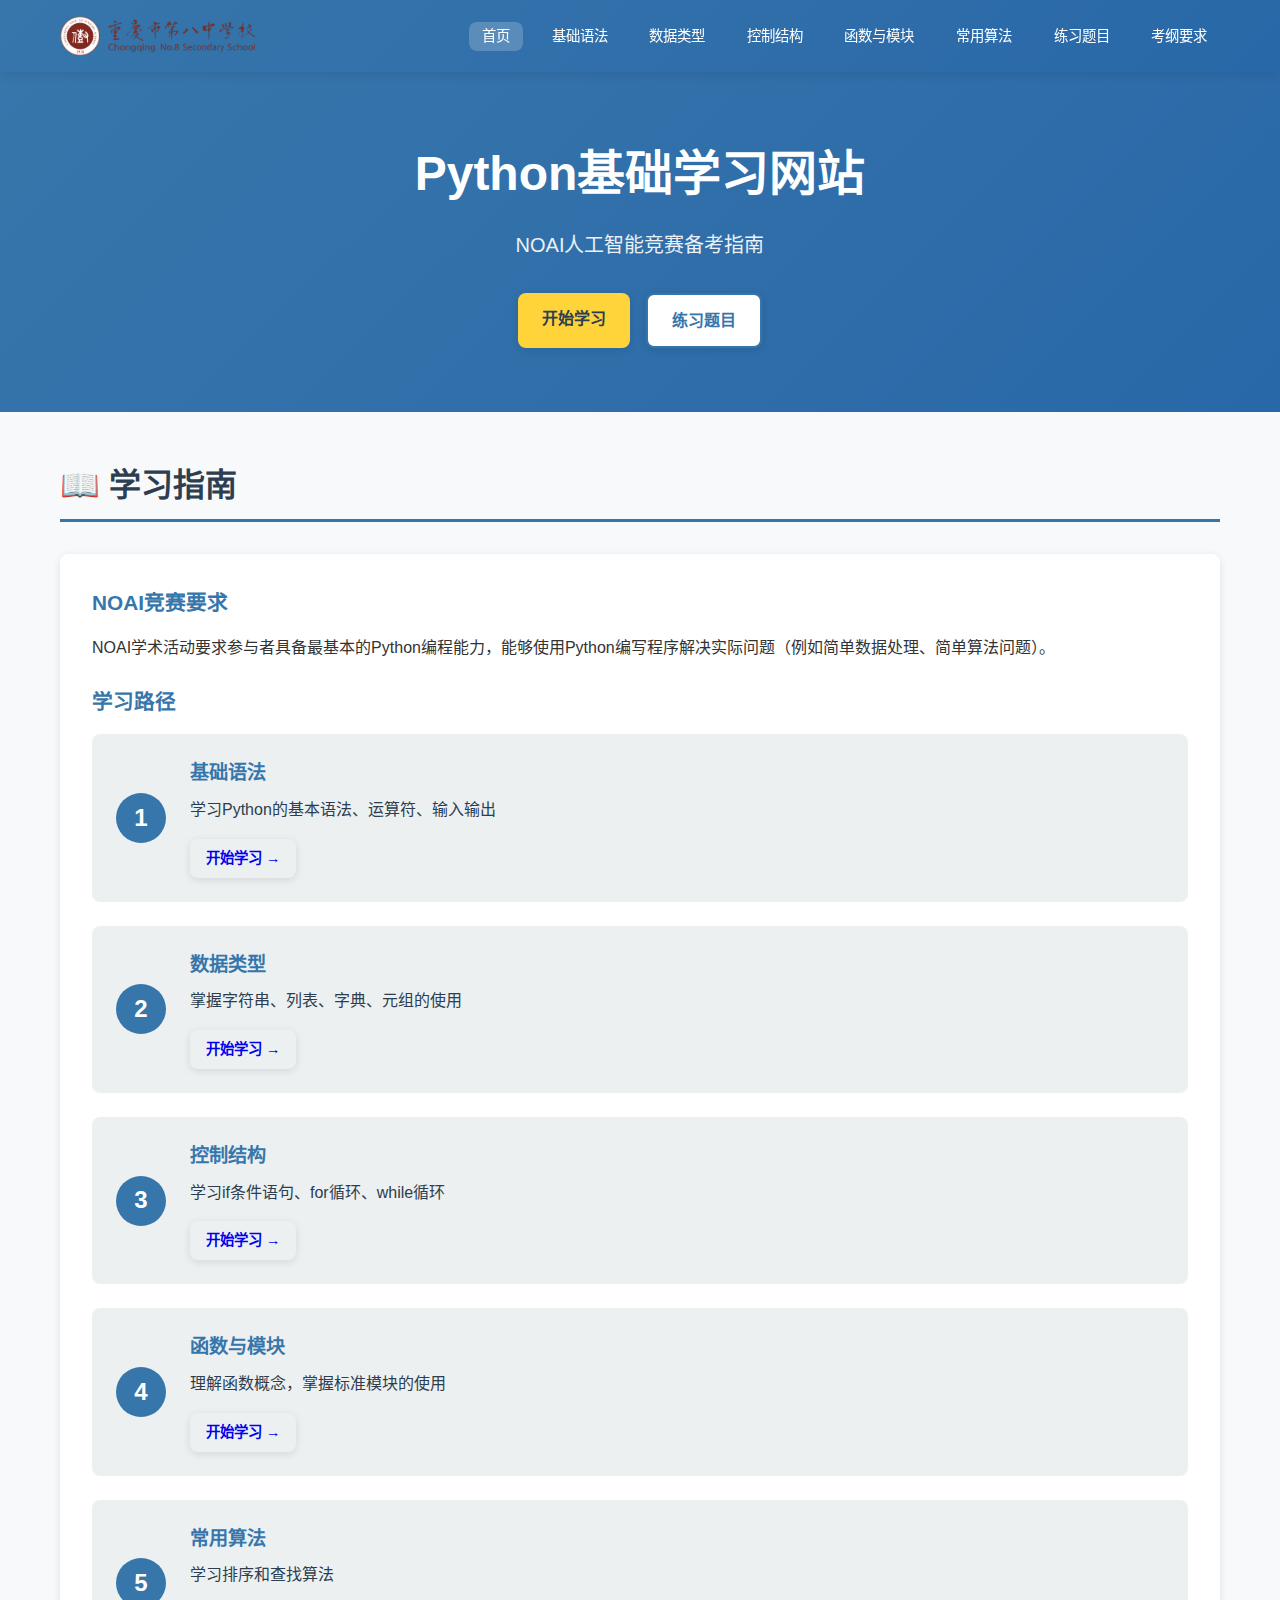
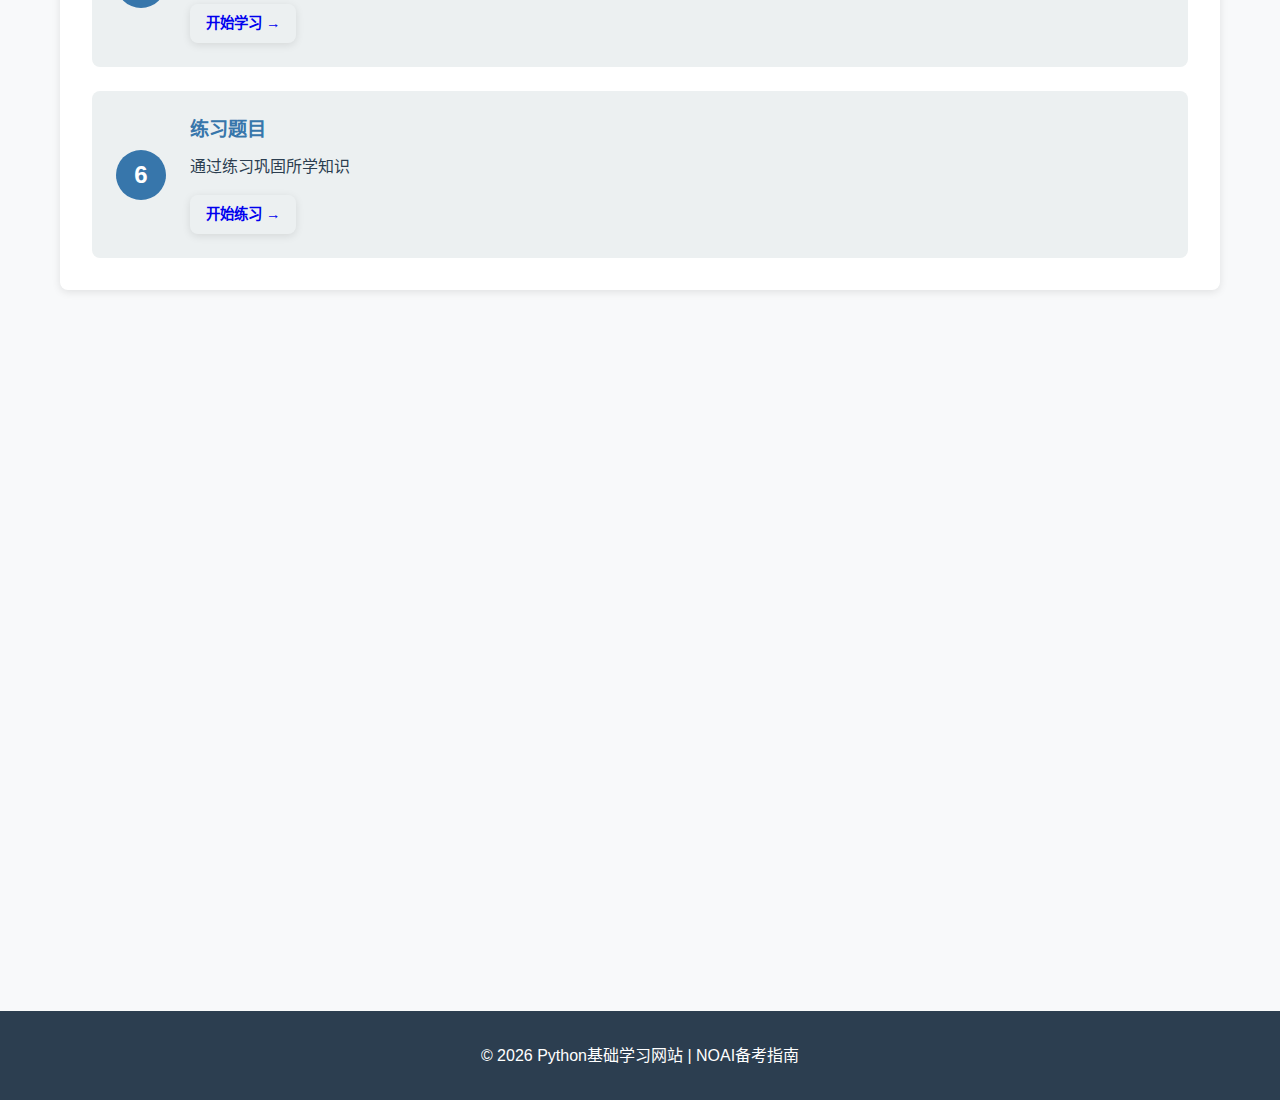
<file: index.html>
<!DOCTYPE html>
<html lang="zh-CN">
<head>
    <meta charset="UTF-8">
    <meta name="viewport" content="width=device-width, initial-scale=1.0">
    <title>Python基础学习网站 - NOAI备考</title>
    <link rel="stylesheet" href="styles.css">
</head>
<body>
    <nav class="navbar">
        <div class="container">
            <div class="logo">
                <img src="八中logo.png" alt="八中logo" class="logo-img">
            </div>
            <ul class="nav-links">
                <li><a href="index.html" class="active">首页</a></li>
                <li><a href="basics.html">基础语法</a></li>
                <li><a href="data-types.html">数据类型</a></li>
                <li><a href="control-flow.html">控制结构</a></li>
                <li><a href="functions.html">函数与模块</a></li>
                <li><a href="algorithms.html">常用算法</a></li>
                <li><a href="exercises.html">练习题目</a></li>
                <li><a href="requirements.html">考纲要求</a></li>
            </ul>
        </div>
    </nav>

    <header class="hero">
        <div class="container">
            <h1>Python基础学习网站</h1>
            <p class="subtitle">NOAI人工智能竞赛备考指南</p>
            <div class="hero-buttons">
                <a href="basics.html" class="btn btn-primary">开始学习</a>
                <a href="exercises.html" class="btn btn-secondary">练习题目</a>
            </div>
        </div>
    </header>

    <main class="container">
        <section class="section">
            <h2 class="section-title">📖 学习指南</h2>
            <div class="content-card">
                <h3>NOAI竞赛要求</h3>
                <p>NOAI学术活动要求参与者具备最基本的Python编程能力，能够使用Python编写程序解决实际问题（例如简单数据处理、简单算法问题）。</p>
                
                <h3>学习路径</h3>
                <div class="learning-path">
                    <div class="path-item">
                        <span class="step">1</span>
                        <div class="path-content">
                            <h4>基础语法</h4>
                            <p>学习Python的基本语法、运算符、输入输出</p>
                            <a href="basics.html" class="btn btn-small">开始学习 →</a>
                        </div>
                    </div>
                    <div class="path-item">
                        <span class="step">2</span>
                        <div class="path-content">
                            <h4>数据类型</h4>
                            <p>掌握字符串、列表、字典、元组的使用</p>
                            <a href="data-types.html" class="btn btn-small">开始学习 →</a>
                        </div>
                    </div>
                    <div class="path-item">
                        <span class="step">3</span>
                        <div class="path-content">
                            <h4>控制结构</h4>
                            <p>学习if条件语句、for循环、while循环</p>
                            <a href="control-flow.html" class="btn btn-small">开始学习 →</a>
                        </div>
                    </div>
                    <div class="path-item">
                        <span class="step">4</span>
                        <div class="path-content">
                            <h4>函数与模块</h4>
                            <p>理解函数概念，掌握标准模块的使用</p>
                            <a href="functions.html" class="btn btn-small">开始学习 →</a>
                        </div>
                    </div>
                    <div class="path-item">
                        <span class="step">5</span>
                        <div class="path-content">
                            <h4>常用算法</h4>
                            <p>学习排序和查找算法</p>
                            <a href="algorithms.html" class="btn btn-small">开始学习 →</a>
                        </div>
                    </div>
                    <div class="path-item">
                        <span class="step">6</span>
                        <div class="path-content">
                            <h4>练习题目</h4>
                            <p>通过练习巩固所学知识</p>
                            <a href="exercises.html" class="btn btn-small">开始练习 →</a>
                        </div>
                    </div>
                </div>
            </div>
        </section>

        <section class="section">
            <h2 class="section-title">🎯 知识点概览</h2>
            <div class="content-grid">
                <div class="feature-card">
                    <div class="feature-icon">📚</div>
                    <h3>基础语法</h3>
                    <p>算术运算、关系运算、逻辑运算、输入输出</p>
                </div>
                <div class="feature-card">
                    <div class="feature-icon">🔢</div>
                    <h3>数据类型</h3>
                    <p>字符串、列表、字典、元组</p>
                </div>
                <div class="feature-card">
                    <div class="feature-icon">🔄</div>
                    <h3>控制结构</h3>
                    <p>if-elif-else、for循环、while循环</p>
                </div>
                <div class="feature-card">
                    <div class="feature-icon">⚙️</div>
                    <h3>函数与模块</h3>
                    <p>自定义函数、内置函数、标准模块</p>
                </div>
                <div class="feature-card">
                    <div class="feature-icon">🔍</div>
                    <h3>常用算法</h3>
                    <p>排序算法、查找算法</p>
                </div>
                <div class="feature-card">
                    <div class="feature-icon">✏️</div>
                    <h3>练习题目</h3>
                    <p>从简单到困难的编程练习</p>
                </div>
            </div>
        </section>
    </main>

    <footer class="footer">
        <div class="container">
            <p>&copy; 2026 Python基础学习网站 | NOAI备考指南</p>
        </div>
    </footer>

    <script src="script.js"></script>
</body>
</html>
</file>
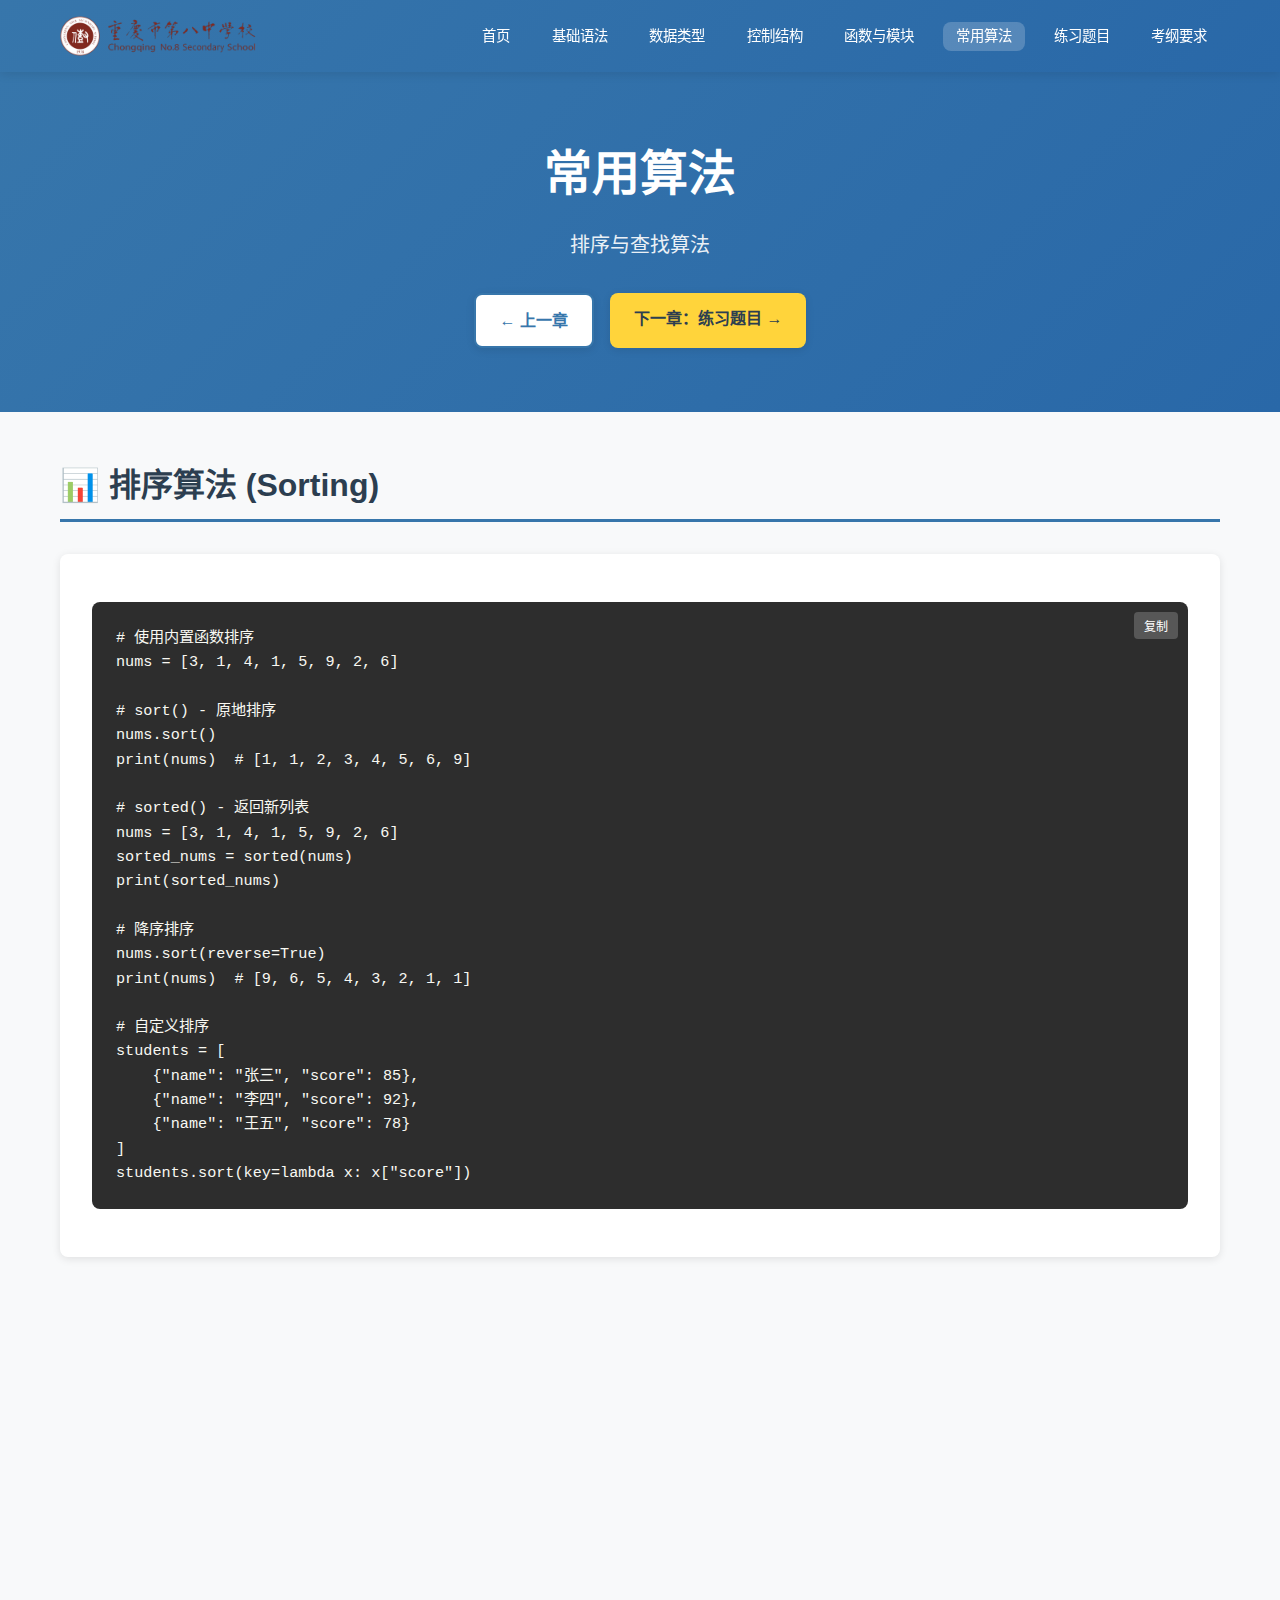
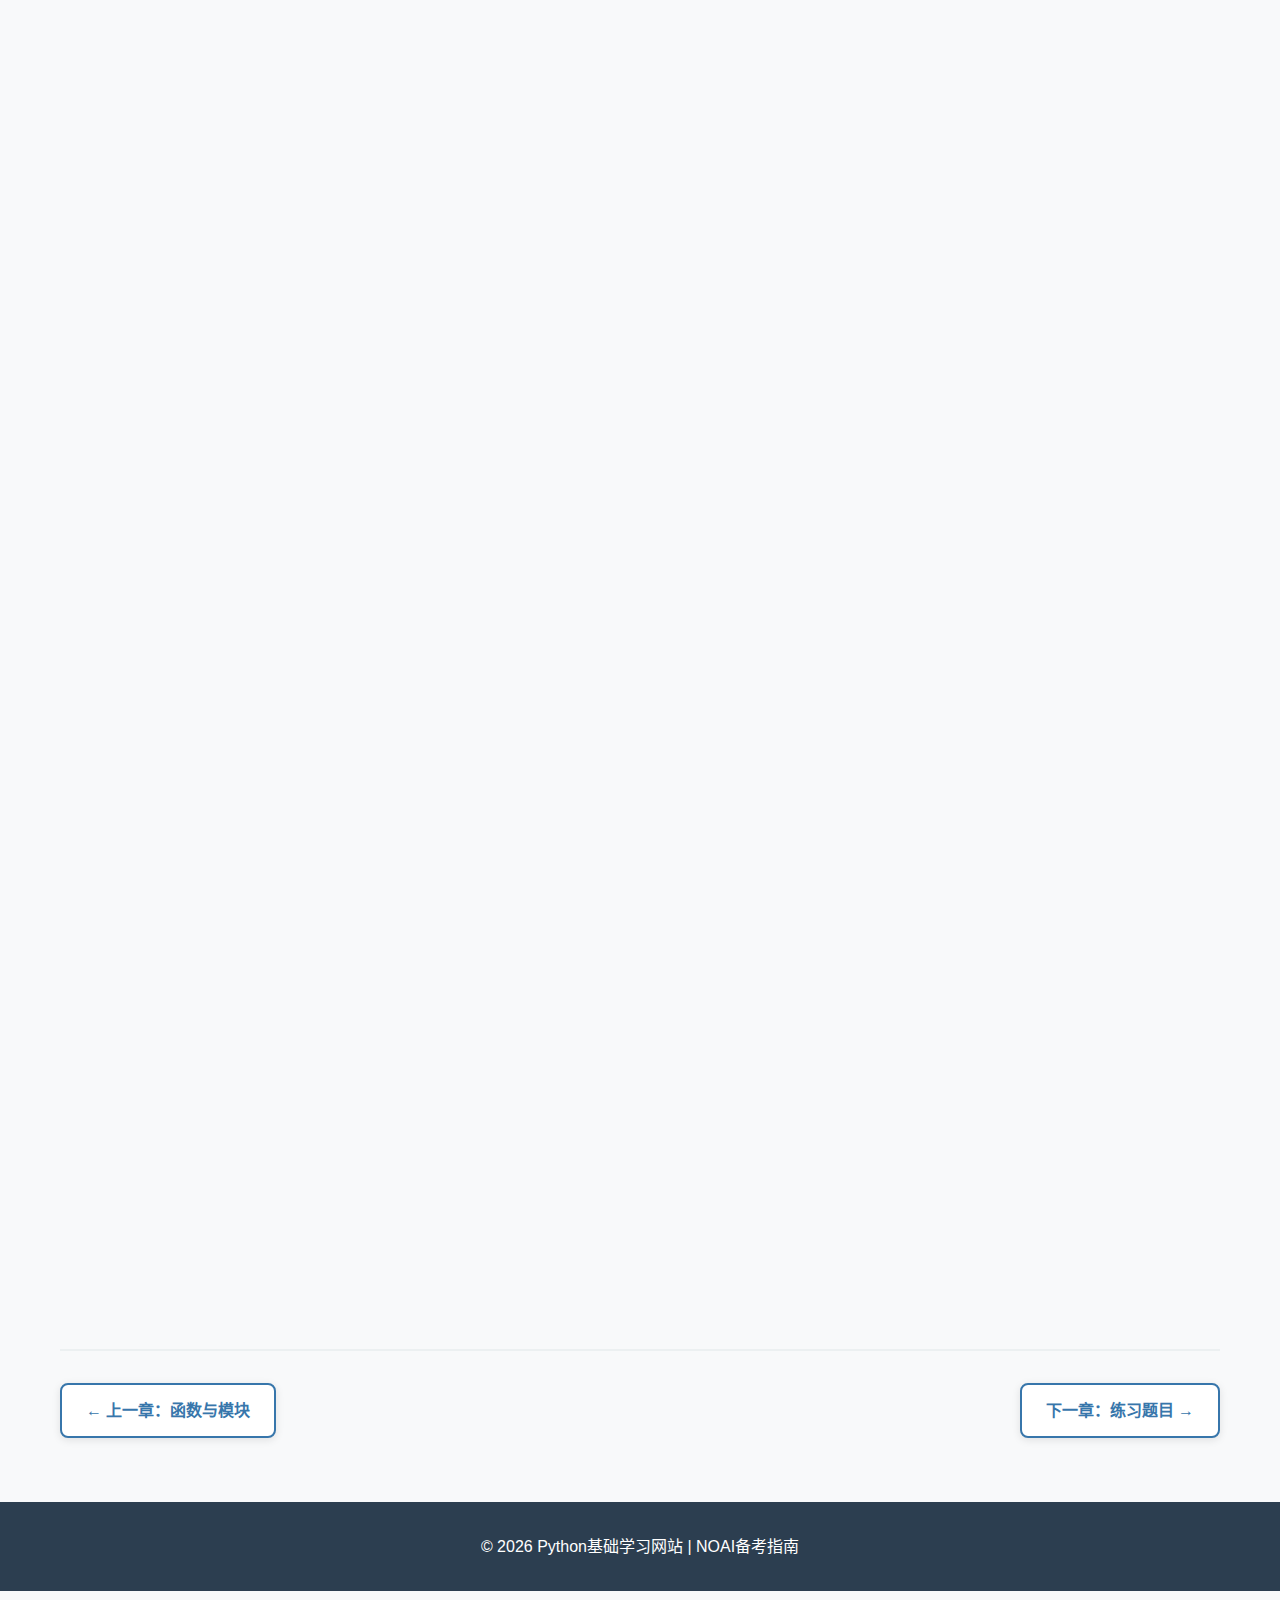
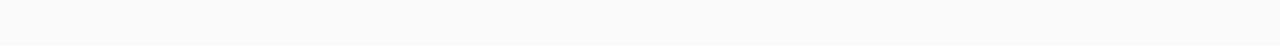
<file: algorithms.html>
<!DOCTYPE html>
<html lang="zh-CN">
<head>
    <meta charset="UTF-8">
    <meta name="viewport" content="width=device-width, initial-scale=1.0">
    <title>常用算法 - Python基础学习网站</title>
    <link rel="stylesheet" href="styles.css">
</head>
<body>
    <nav class="navbar">
        <div class="container">
            <div class="logo">
                <img src="八中logo.png" alt="八中logo" class="logo-img">
            </div>
            <ul class="nav-links">
                <li><a href="index.html">首页</a></li>
                <li><a href="basics.html">基础语法</a></li>
                <li><a href="data-types.html">数据类型</a></li>
                <li><a href="control-flow.html">控制结构</a></li>
                <li><a href="functions.html">函数与模块</a></li>
                <li><a href="algorithms.html" class="active">常用算法</a></li>
                <li><a href="exercises.html">练习题目</a></li>
                <li><a href="requirements.html">考纲要求</a></li>
            </ul>
        </div>
    </nav>

    <header class="hero">
        <div class="container">
            <h1>常用算法</h1>
            <p class="subtitle">排序与查找算法</p>
            <div class="hero-buttons">
                <a href="functions.html" class="btn btn-secondary">← 上一章</a>
                <a href="exercises.html" class="btn btn-primary">下一章：练习题目 →</a>
            </div>
        </div>
    </header>

    <main class="container">
        <section class="section">
            <h2 class="section-title">📊 排序算法 (Sorting)</h2>
            <div class="content-card">
                <div class="code-block">
                    <pre><code># 使用内置函数排序
nums = [3, 1, 4, 1, 5, 9, 2, 6]

# sort() - 原地排序
nums.sort()
print(nums)  # [1, 1, 2, 3, 4, 5, 6, 9]

# sorted() - 返回新列表
nums = [3, 1, 4, 1, 5, 9, 2, 6]
sorted_nums = sorted(nums)
print(sorted_nums)

# 降序排序
nums.sort(reverse=True)
print(nums)  # [9, 6, 5, 4, 3, 2, 1, 1]

# 自定义排序
students = [
    {"name": "张三", "score": 85},
    {"name": "李四", "score": 92},
    {"name": "王五", "score": 78}
]
students.sort(key=lambda x: x["score"])</code></pre>
                </div>
            </div>
        </section>

        <section class="section">
            <h2 class="section-title">🔍 查找算法 (Searching)</h2>
            <div class="content-card">
                <div class="code-block">
                    <pre><code># 线性查找
def linear_search(arr, target):
    for i, val in enumerate(arr):
        if val == target:
            return i
    return -1

nums = [3, 1, 4, 1, 5, 9, 2, 6]
print(linear_search(nums, 5))  # 4

# 二分查找（NOAI常考）
def binary_search(arr, target):
    left, right = 0, len(arr) - 1
    
    while left <= right:
        mid = (left + right) // 2
        
        if arr[mid] == target:
            return mid
        elif arr[mid] > target:
            right = mid - 1
        else:
            left = mid + 1
    
    return -1

sorted_nums = [1, 1, 2, 3, 4, 5, 6, 9]
print(binary_search(sorted_nums, 5))  # 6

# 使用in关键字
print(5 in nums)  # True
print(nums.index(5))  # 4</code></pre>
                </div>
            </div>
        </section>

        <section class="section">
            <h2 class="section-title">⏱️ 算法复杂度</h2>
            <div class="content-card">
                <table class="data-table">
                    <tr><th>算法</th><th>时间复杂度</th><th>空间复杂度</th></tr>
                    <tr><td>线性查找</td><td>O(n)</td><td>O(1)</td></tr>
                    <tr><td>二分查找</td><td>O(log n)</td><td>O(1)</td></tr>
                    <tr><td>冒泡排序</td><td>O(n²)</td><td>O(1)</td></tr>
                    <tr><td>Python内置排序</td><td>O(n log n)</td><td>O(n)</td></tr>
                </table>
            </div>
        </section>

        <div class="navigation">
            <a href="functions.html" class="btn btn-secondary">← 上一章：函数与模块</a>
            <a href="exercises.html" class="btn btn-primary">下一章：练习题目 →</a>
        </div>
    </main>

    <footer class="footer">
        <div class="container">
            <p>&copy; 2026 Python基础学习网站 | NOAI备考指南</p>
        </div>
    </footer>

    <script src="script.js"></script>
</body>
</html>
</file>
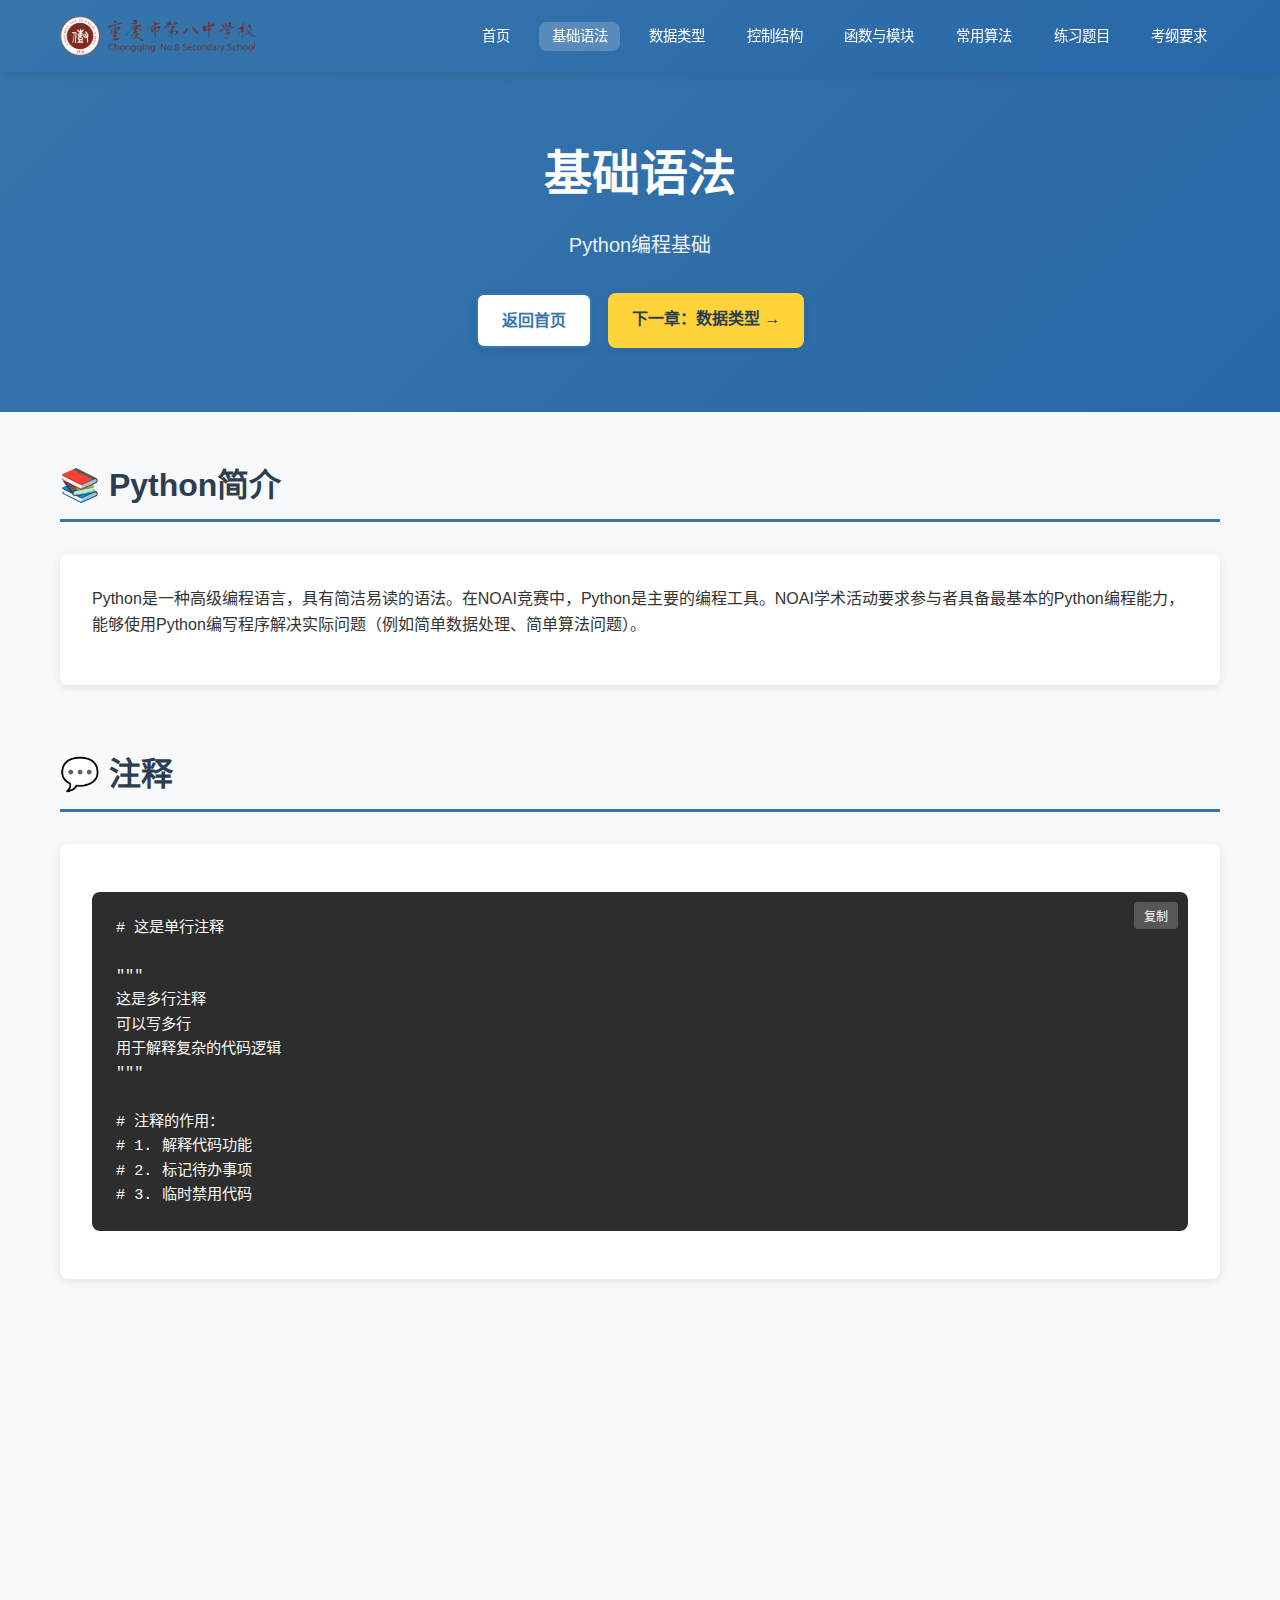
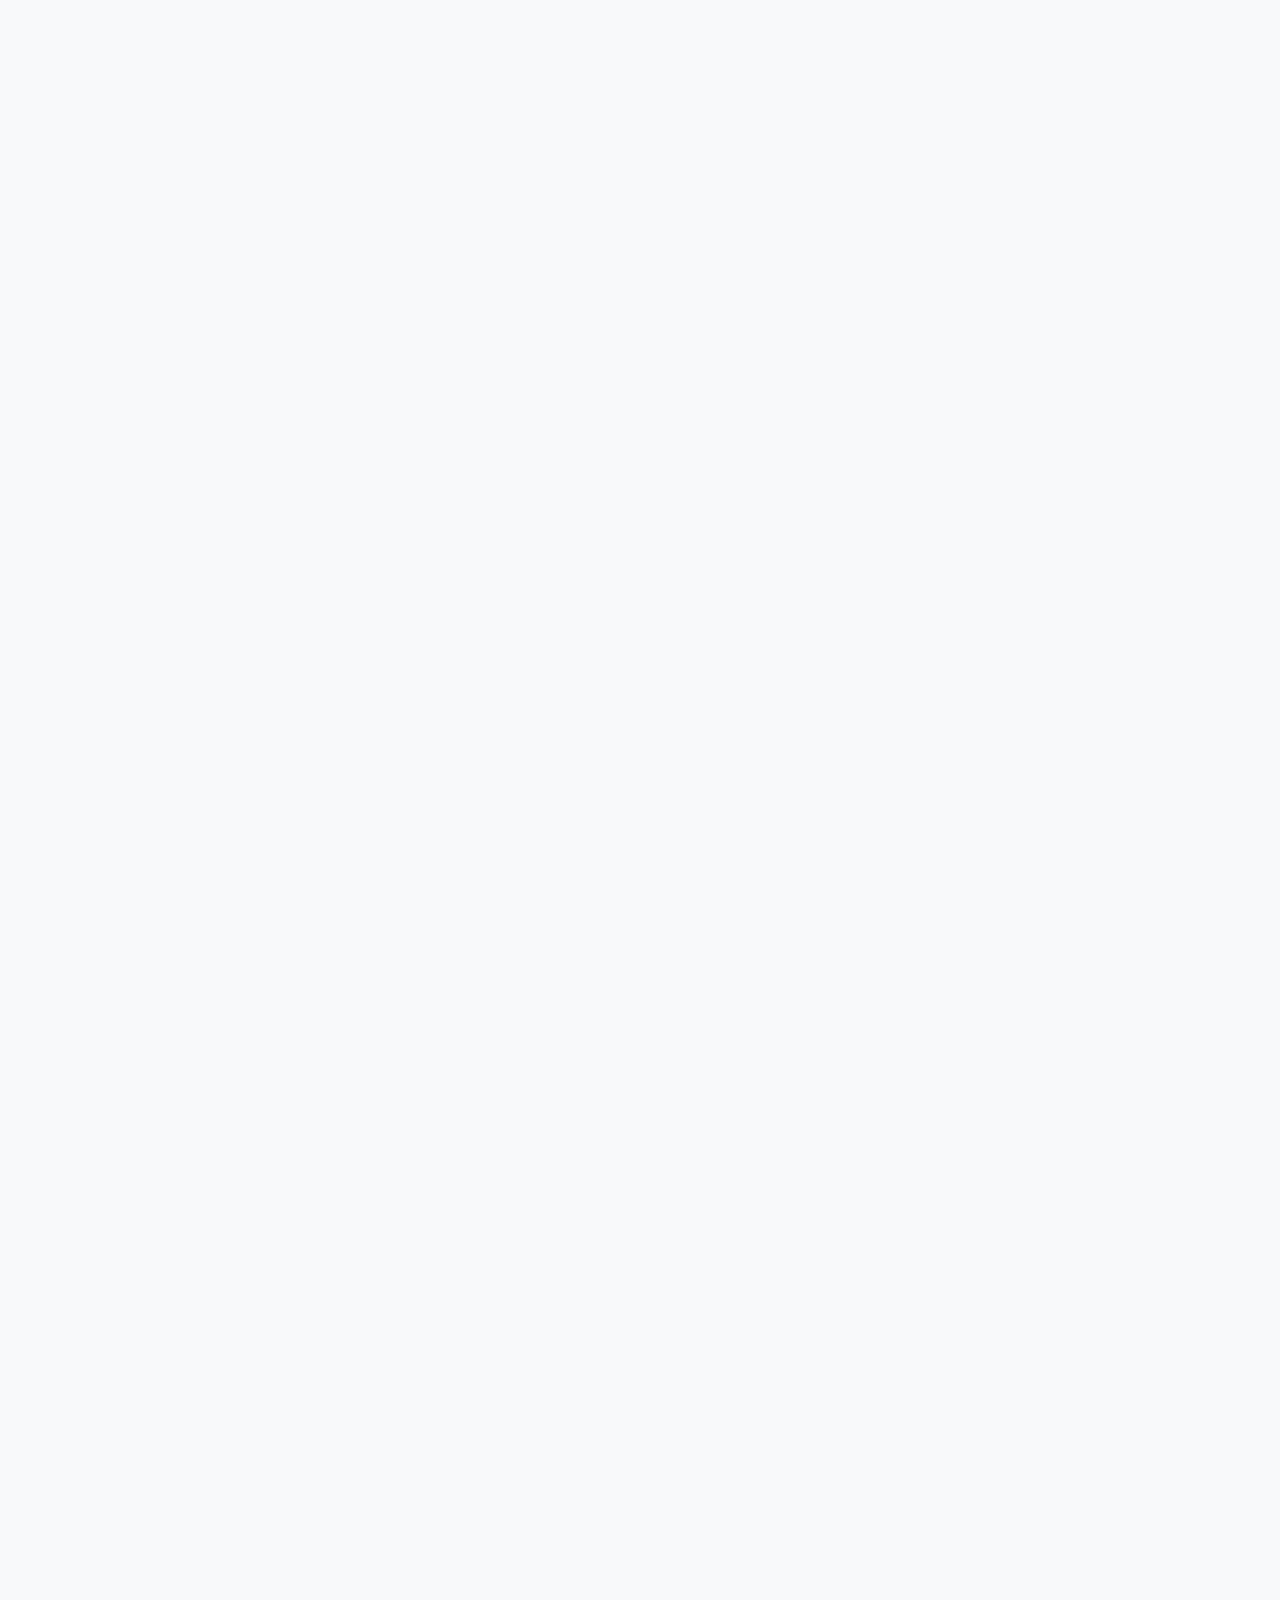
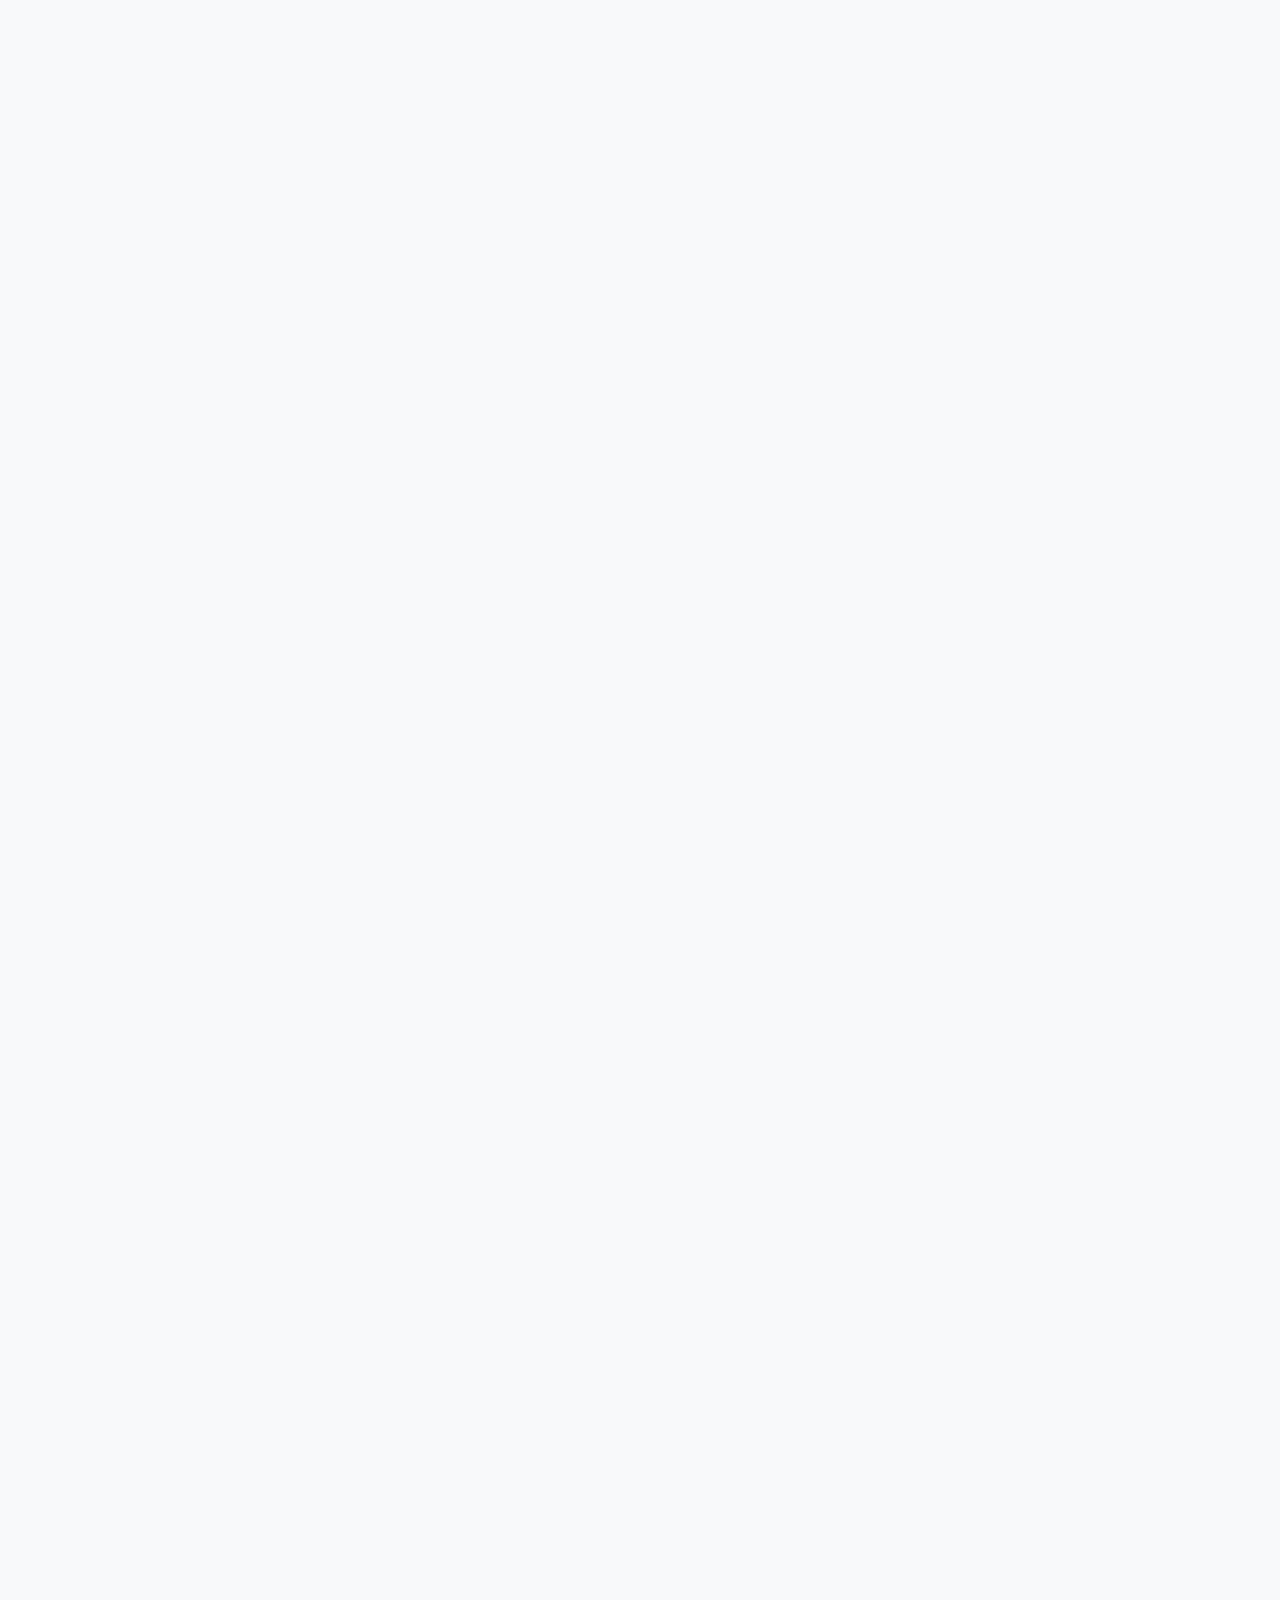
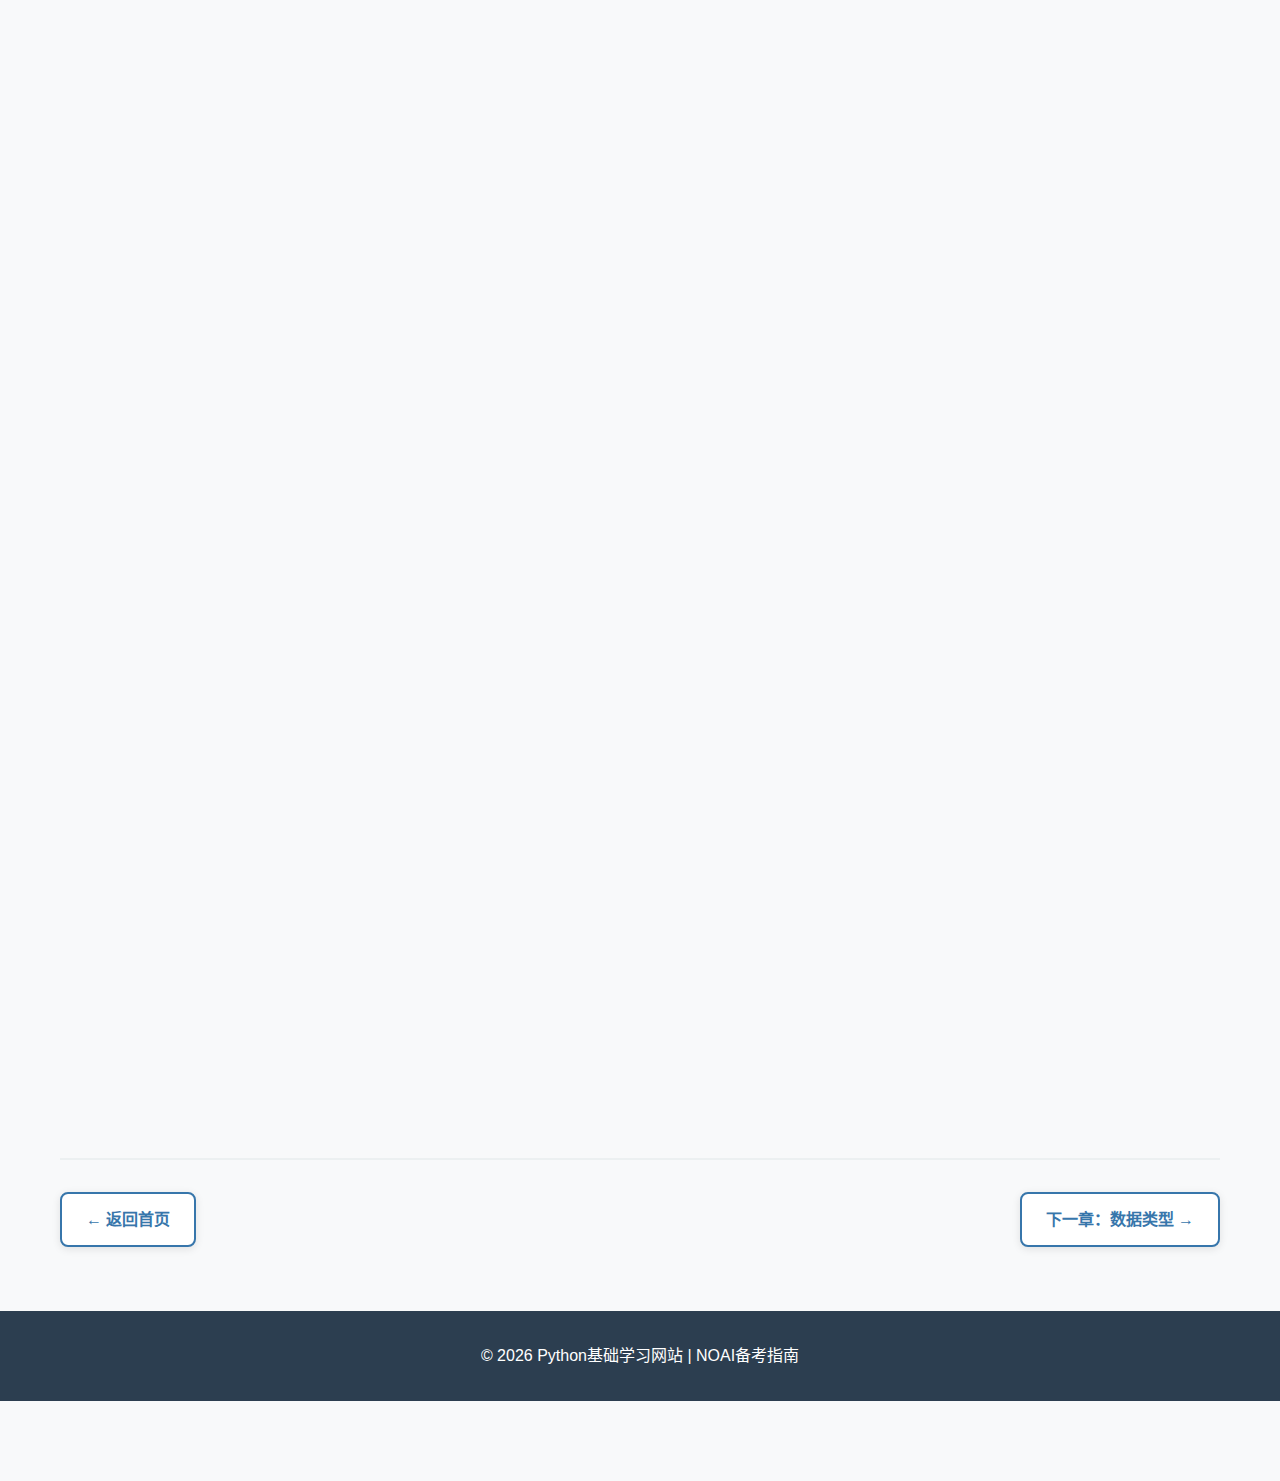
<file: basics.html>
<!DOCTYPE html>
<html lang="zh-CN">
<head>
    <meta charset="UTF-8">
    <meta name="viewport" content="width=device-width, initial-scale=1.0">
    <title>基础语法 - Python基础学习网站</title>
    <link rel="stylesheet" href="styles.css">
</head>
<body>
    <nav class="navbar">
        <div class="container">
            <div class="logo">
                <img src="八中logo.png" alt="八中logo" class="logo-img">
            </div>
            <ul class="nav-links">
                <li><a href="index.html">首页</a></li>
                <li><a href="basics.html" class="active">基础语法</a></li>
                <li><a href="data-types.html">数据类型</a></li>
                <li><a href="control-flow.html">控制结构</a></li>
                <li><a href="functions.html">函数与模块</a></li>
                <li><a href="algorithms.html">常用算法</a></li>
                <li><a href="exercises.html">练习题目</a></li>
                <li><a href="requirements.html">考纲要求</a></li>
            </ul>
        </div>
    </nav>

    <header class="hero">
        <div class="container">
            <h1>基础语法</h1>
            <p class="subtitle">Python编程基础</p>
            <div class="hero-buttons">
                <a href="index.html" class="btn btn-secondary">返回首页</a>
                <a href="data-types.html" class="btn btn-primary">下一章：数据类型 →</a>
            </div>
        </div>
    </header>

    <main class="container">
        <section class="section">
            <h2 class="section-title">📚 Python简介</h2>
            <div class="content-card">
                <p>Python是一种高级编程语言，具有简洁易读的语法。在NOAI竞赛中，Python是主要的编程工具。NOAI学术活动要求参与者具备最基本的Python编程能力，能够使用Python编写程序解决实际问题（例如简单数据处理、简单算法问题）。</p>
            </div>
        </section>

        <section class="section">
            <h2 class="section-title">💬 注释</h2>
            <div class="content-card">
                <div class="code-block">
                    <pre><code># 这是单行注释

"""
这是多行注释
可以写多行
用于解释复杂的代码逻辑
"""

# 注释的作用：
# 1. 解释代码功能
# 2. 标记待办事项
# 3. 临时禁用代码</code></pre>
                </div>
            </div>
        </section>

        <section class="section">
            <h2 class="section-title">📝 变量与赋值</h2>
            <div class="content-card">
                <p>Python是动态类型语言，不需要声明变量类型，变量名区分大小写。</p>
                <div class="code-block">
                    <pre><code># 基本变量赋值
name = "Python"          # 字符串
age = 30                 # 整数
price = 3.14             # 浮点数
is_active = True         # 布尔值

# 同时赋值多个变量
a, b, c = 1, 2, 3

# 变量交换（无需临时变量）
x, y = 10, 20
x, y = y, x  # x=20, y=10

# 增量赋值
count = 0
count += 1  # count = count + 1
count *= 2  # count = count * 2</code></pre>
                </div>
            </div>
        </section>

        <section class="section">
            <h2 class="section-title">🖨️ 输入输出</h2>
            <div class="content-card">
                <div class="code-block">
                    <pre><code># print() 输出函数
print("Hello, World!")
print("Python", "编程", "学习")  # 多个参数，用空格分隔

# 格式化输出
name = "张三"
age = 18
print(f"我的名字是{name}，今年{age}岁")
print("我的名字是{}，今年{}岁".format(name, age))

# input() 输入函数（返回字符串）
user_input = input("请输入你的名字: ")
print(f"你输入了: {user_input}")

# 输入数值类型转换（重要！）
num_str = input("请输入一个数字: ")
num = int(num_str)      # 转换为整数

# sep和end参数
print("Python", "编程", sep="-", end="!\n")</code></pre>
                </div>
            </div>
        </section>

        <section class="section">
            <h2 class="section-title">➕ 算术运算符</h2>
            <div class="content-card">
                <table class="data-table">
                    <tr><th>运算符</th><th>说明</th><th>示例</th><th>结果</th></tr>
                    <tr><td>+</td><td>加法</td><td>5 + 3</td><td>8</td></tr>
                    <tr><td>-</td><td>减法</td><td>5 - 3</td><td>2</td></tr>
                    <tr><td>*</td><td>乘法</td><td>5 * 3</td><td>15</td></tr>
                    <tr><td>/</td><td>除法</td><td>5 / 3</td><td>1.666...</td></tr>
                    <tr><td>//</td><td>整除</td><td>5 // 3</td><td>1</td></tr>
                    <tr><td>%</td><td>取余</td><td>5 % 3</td><td>2</td></tr>
                    <tr><td>**</td><td>幂运算</td><td>2 ** 3</td><td>8</td></tr>
                </table>
                <div class="code-block">
                    <pre><code># 运算符优先级：** > * / // % > + -
result = 2 + 3 * 4  # 14，先乘后加
result = (2 + 3) * 4  # 20，括号优先

# 取余运算的应用
num = 17
if num % 2 == 0:
    print("偶数")
else:
    print("奇数")</code></pre>
                </div>
            </div>
        </section>

        <section class="section">
            <h2 class="section-title">⚖️ 关系运算符</h2>
            <div class="content-card">
                <p>用于比较两个值，返回True或False。</p>
                <table class="data-table">
                    <tr><th>运算符</th><th>说明</th><th>示例</th><th>结果</th></tr>
                    <tr><td>==</td><td>等于</td><td>5 == 5</td><td>True</td></tr>
                    <tr><td>!=</td><td>不等于</td><td>5 != 3</td><td>True</td></tr>
                    <tr><td>></td><td>大于</td><td>5 > 3</td><td>True</td></tr>
                    <tr><td><</td><td>小于</td><td>5 < 3</td><td>False</td></tr>
                    <tr><td>>=</td><td>大于等于</td><td>5 >= 5</td><td>True</td></tr>
                    <tr><td><=</td><td>小于等于</td><td>5 <= 3</td><td>False</td></tr>
                </table>
            </div>
        </section>

        <section class="section">
            <h2 class="section-title">🔗 逻辑运算符</h2>
            <div class="content-card">
                <table class="data-table">
                    <tr><th>运算符</th><th>说明</th><th>示例</th><th>结果</th></tr>
                    <tr><td>and</td><td>逻辑与</td><td>True and False</td><td>False</td></tr>
                    <tr><td>or</td><td>逻辑或</td><td>True or False</td><td>True</td></tr>
                    <tr><td>not</td><td>逻辑非</td><td>not True</td><td>False</td></tr>
                </table>
                <div class="code-block">
                    <pre><code>age = 20
score = 85

if age >= 18 and score >= 60:
    print("成年且及格")

if age < 18 or score < 60:
    print("未成年或不及格")</code></pre>
                </div>
            </div>
        </section>

        <section class="section">
            <h2 class="section-title">🔄 数据类型转换</h2>
            <div class="content-card">
                <div class="code-block">
                    <pre><code># 转换为整数
str_num = "123"
num = int(str_num)  # 123

# 转换为浮点数
f = float("3.14")  # 3.14

# 转换为字符串
age_str = str(18)  # "18"

# 转换为布尔值
print(bool(0))      # False
print(bool(1))      # True</code></pre>
                </div>
            </div>
        </section>

        <div class="navigation">
            <a href="index.html" class="btn btn-secondary">← 返回首页</a>
            <a href="data-types.html" class="btn btn-primary">下一章：数据类型 →</a>
        </div>
    </main>

    <footer class="footer">
        <div class="container">
            <p>&copy; 2026 Python基础学习网站 | NOAI备考指南</p>
        </div>
    </footer>

    <script src="script.js"></script>
</body>
</html>
</file>
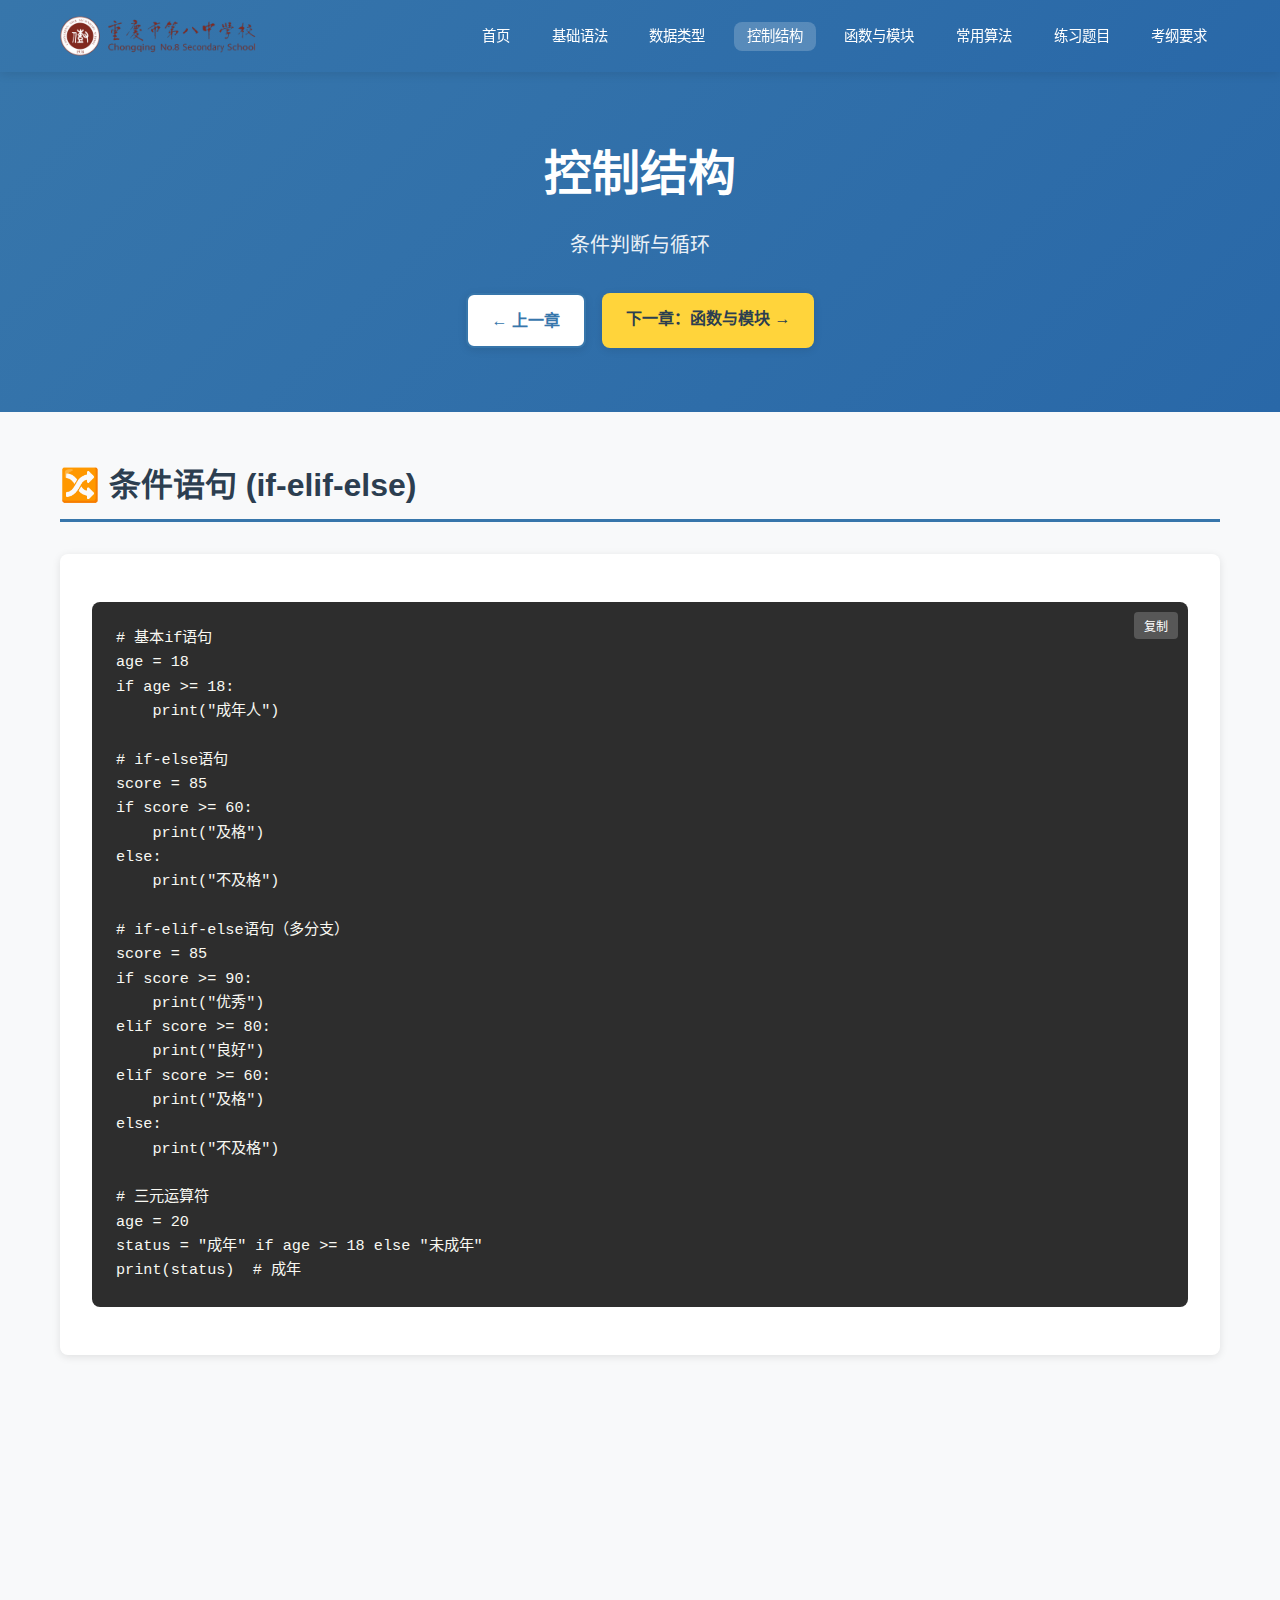
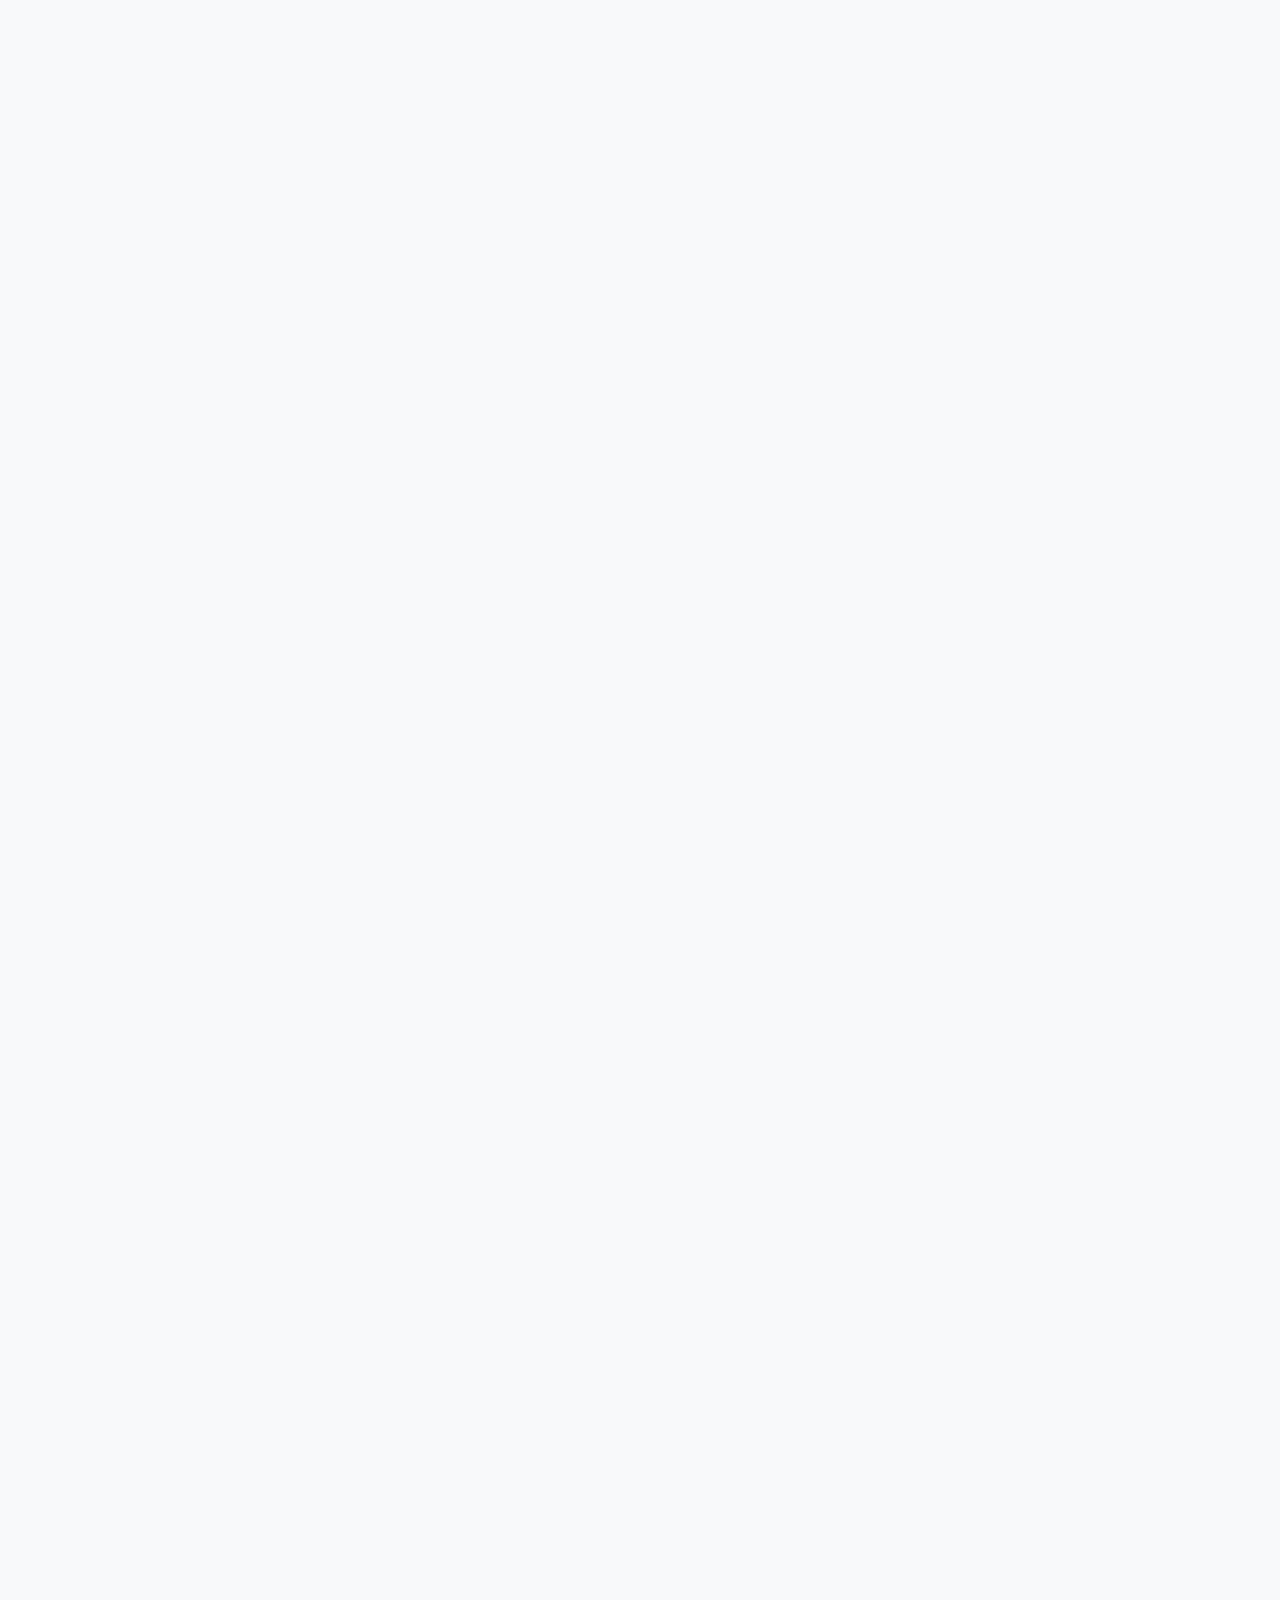
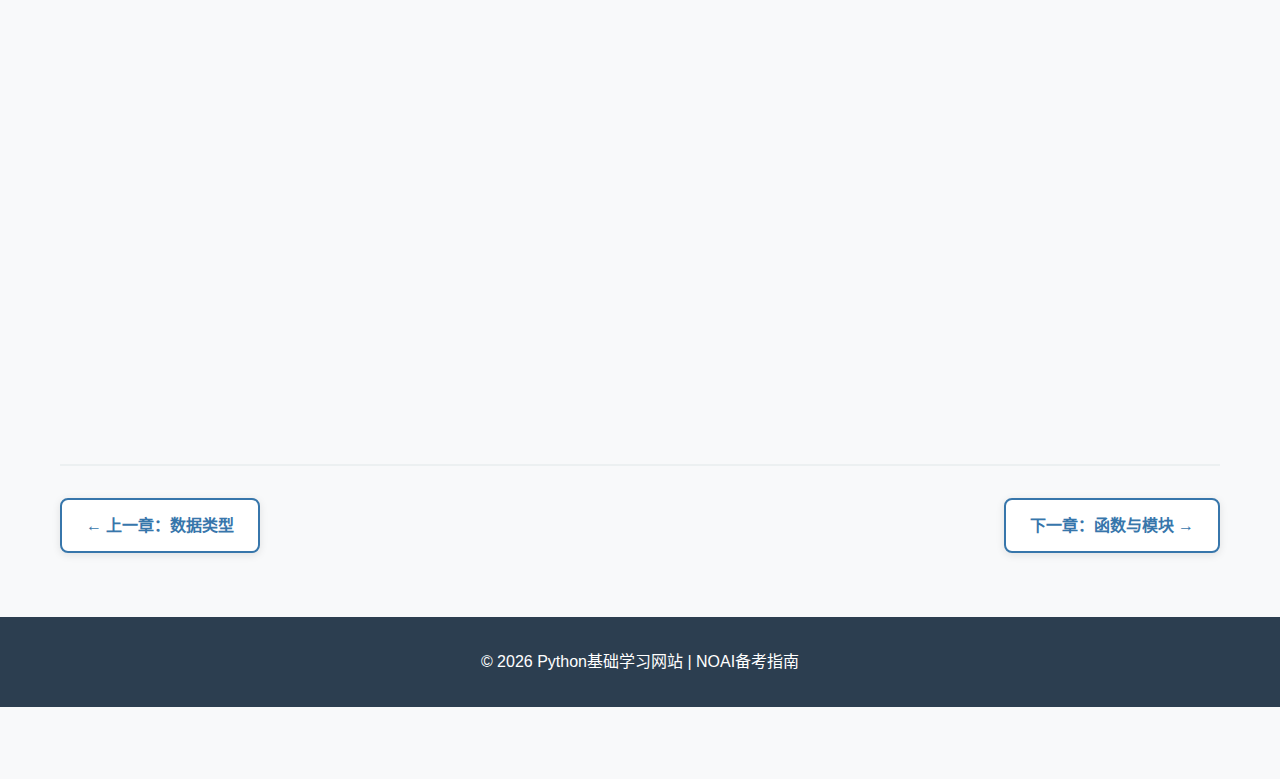
<file: control-flow.html>
<!DOCTYPE html>
<html lang="zh-CN">
<head>
    <meta charset="UTF-8">
    <meta name="viewport" content="width=device-width, initial-scale=1.0">
    <title>控制结构 - Python基础学习网站</title>
    <link rel="stylesheet" href="styles.css">
</head>
<body>
    <nav class="navbar">
        <div class="container">
            <div class="logo">
                <img src="八中logo.png" alt="八中logo" class="logo-img">
            </div>
            <ul class="nav-links">
                <li><a href="index.html">首页</a></li>
                <li><a href="basics.html">基础语法</a></li>
                <li><a href="data-types.html">数据类型</a></li>
                <li><a href="control-flow.html" class="active">控制结构</a></li>
                <li><a href="functions.html">函数与模块</a></li>
                <li><a href="algorithms.html">常用算法</a></li>
                <li><a href="exercises.html">练习题目</a></li>
                <li><a href="requirements.html">考纲要求</a></li>
            </ul>
        </div>
    </nav>

    <header class="hero">
        <div class="container">
            <h1>控制结构</h1>
            <p class="subtitle">条件判断与循环</p>
            <div class="hero-buttons">
                <a href="data-types.html" class="btn btn-secondary">← 上一章</a>
                <a href="functions.html" class="btn btn-primary">下一章：函数与模块 →</a>
            </div>
        </div>
    </header>

    <main class="container">
        <section class="section">
            <h2 class="section-title">🔀 条件语句 (if-elif-else)</h2>
            <div class="content-card">
                <div class="code-block">
                    <pre><code># 基本if语句
age = 18
if age >= 18:
    print("成年人")

# if-else语句
score = 85
if score >= 60:
    print("及格")
else:
    print("不及格")

# if-elif-else语句（多分支）
score = 85
if score >= 90:
    print("优秀")
elif score >= 80:
    print("良好")
elif score >= 60:
    print("及格")
else:
    print("不及格")

# 三元运算符
age = 20
status = "成年" if age >= 18 else "未成年"
print(status)  # 成年</code></pre>
                </div>
            </div>
        </section>

        <section class="section">
            <h2 class="section-title">🔄 for循环</h2>
            <div class="content-card">
                <div class="code-block">
                    <pre><code># 遍历列表
fruits = ["apple", "banana", "orange"]
for fruit in fruits:
    print(fruit)

# 使用range
for i in range(5):      # 0, 1, 2, 3, 4
    print(i)

for i in range(1, 6):   # 1, 2, 3, 4, 5
    print(i)

for i in range(0, 10, 2):  # 0, 2, 4, 6, 8
    print(i)

# enumerate获取索引
fruits = ["apple", "banana", "orange"]
for index, fruit in enumerate(fruits):
    print(f"索引{index}: {fruit}")

# zip同时遍历多个列表
names = ["张三", "李四", "王五"]
ages = [18, 19, 20]
for name, age in zip(names, ages):
    print(f"{name}: {age}岁")</code></pre>
                </div>
            </div>
        </section>

        <section class="section">
            <h2 class="section-title">🔁 while循环</h2>
            <div class="content-card">
                <div class="code-block">
                    <pre><code># 基本while循环
count = 0
while count < 5:
    print(count)
    count += 1

# 无限循环（需要break）
while True:
    user_input = input("输入'q'退出: ")
    if user_input == 'q':
        break

# break和continue
for i in range(10):
    if i == 3:
        continue    # 跳过3
    if i == 7:
        break       # 到7时停止
    print(i)
# 输出: 0, 1, 2, 4, 5, 6</code></pre>
                </div>
            </div>
        </section>

        <section class="section">
            <h2 class="section-title">📋 控制结构总结</h2>
            <div class="content-card">
                <table class="data-table">
                    <tr><th>结构</th><th>用途</th><th>关键字</th></tr>
                    <tr><td>顺序结构</td><td>按顺序执行</td><td>无</td></tr>
                    <tr><td>分支结构</td><td>条件判断</td><td>if, elif, else</td></tr>
                    <tr><td>循环结构</td><td>重复执行</td><td>for, while</td></tr>
                    <tr><td>跳转语句</td><td>控制循环</td><td>break, continue</td></tr>
                </table>
            </div>
        </section>

        <div class="navigation">
            <a href="data-types.html" class="btn btn-secondary">← 上一章：数据类型</a>
            <a href="functions.html" class="btn btn-primary">下一章：函数与模块 →</a>
        </div>
    </main>

    <footer class="footer">
        <div class="container">
            <p>&copy; 2026 Python基础学习网站 | NOAI备考指南</p>
        </div>
    </footer>

    <script src="script.js"></script>
</body>
</html>
</file>
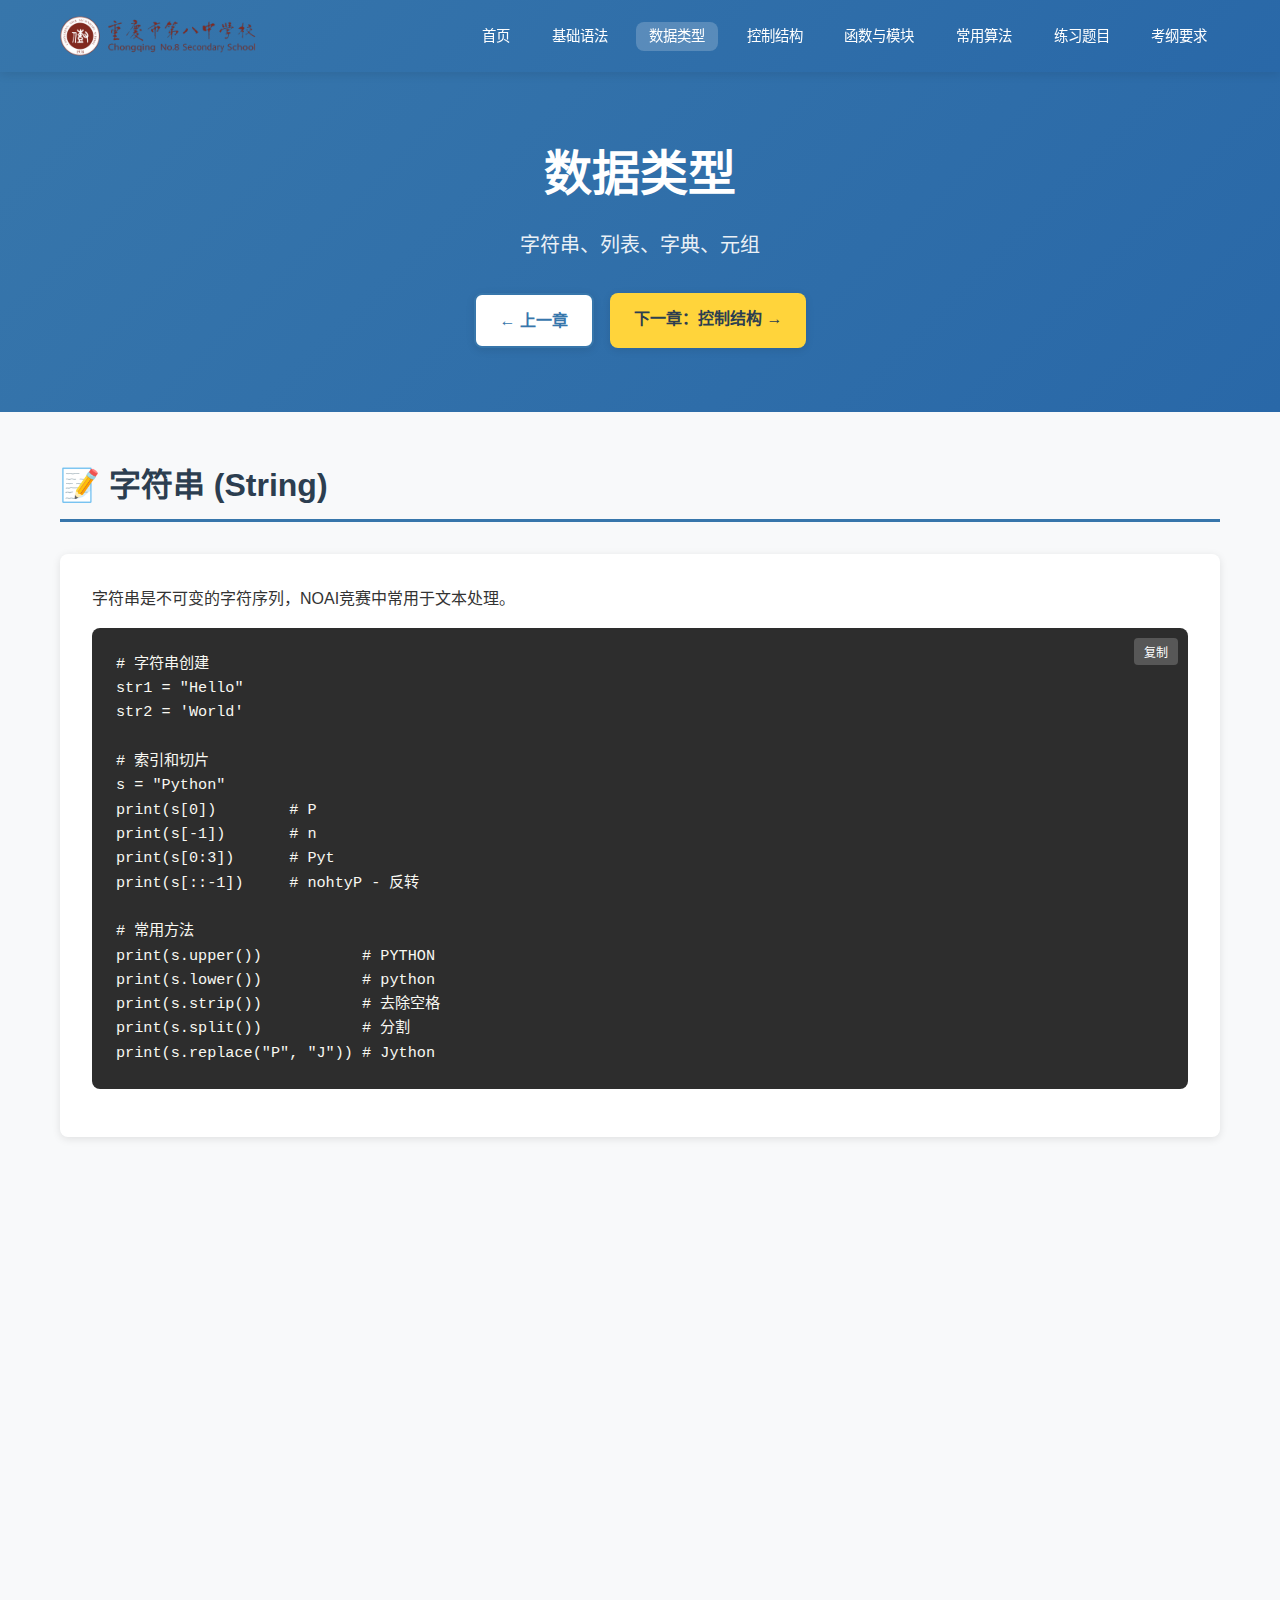
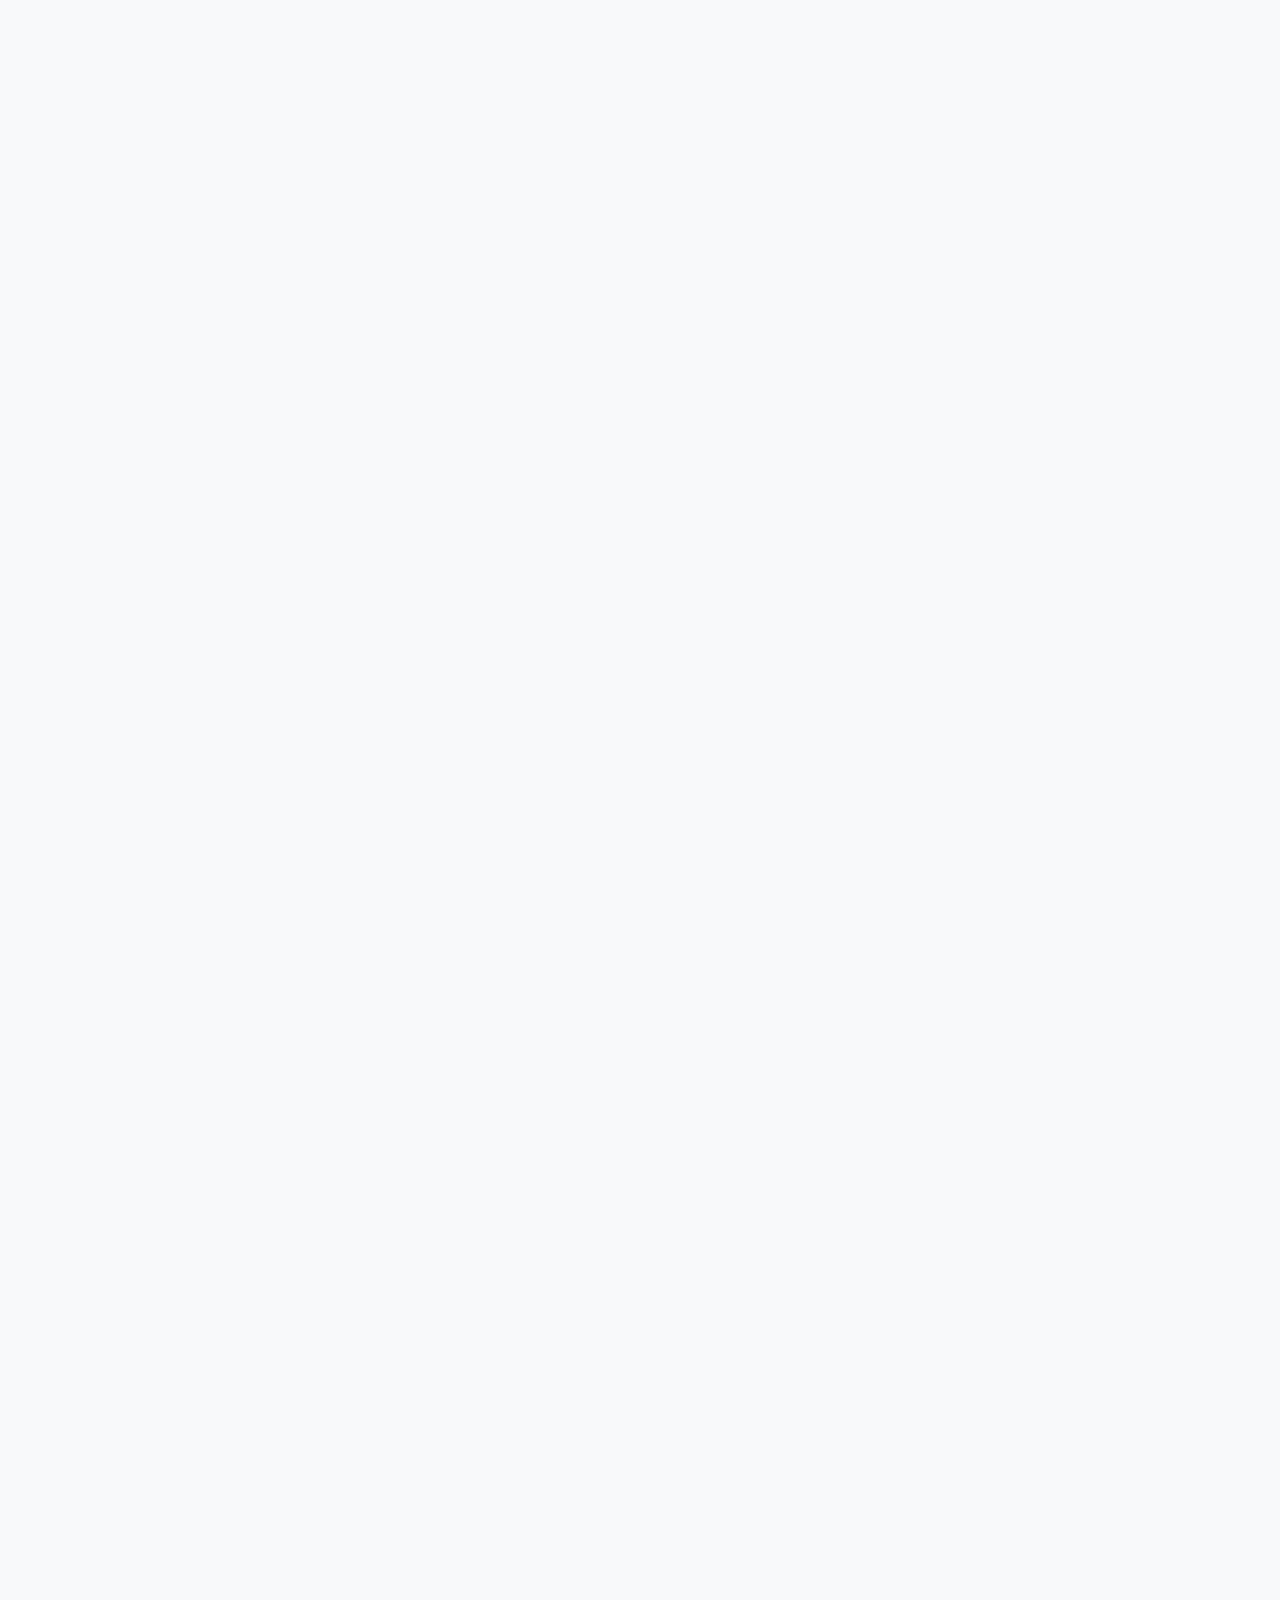
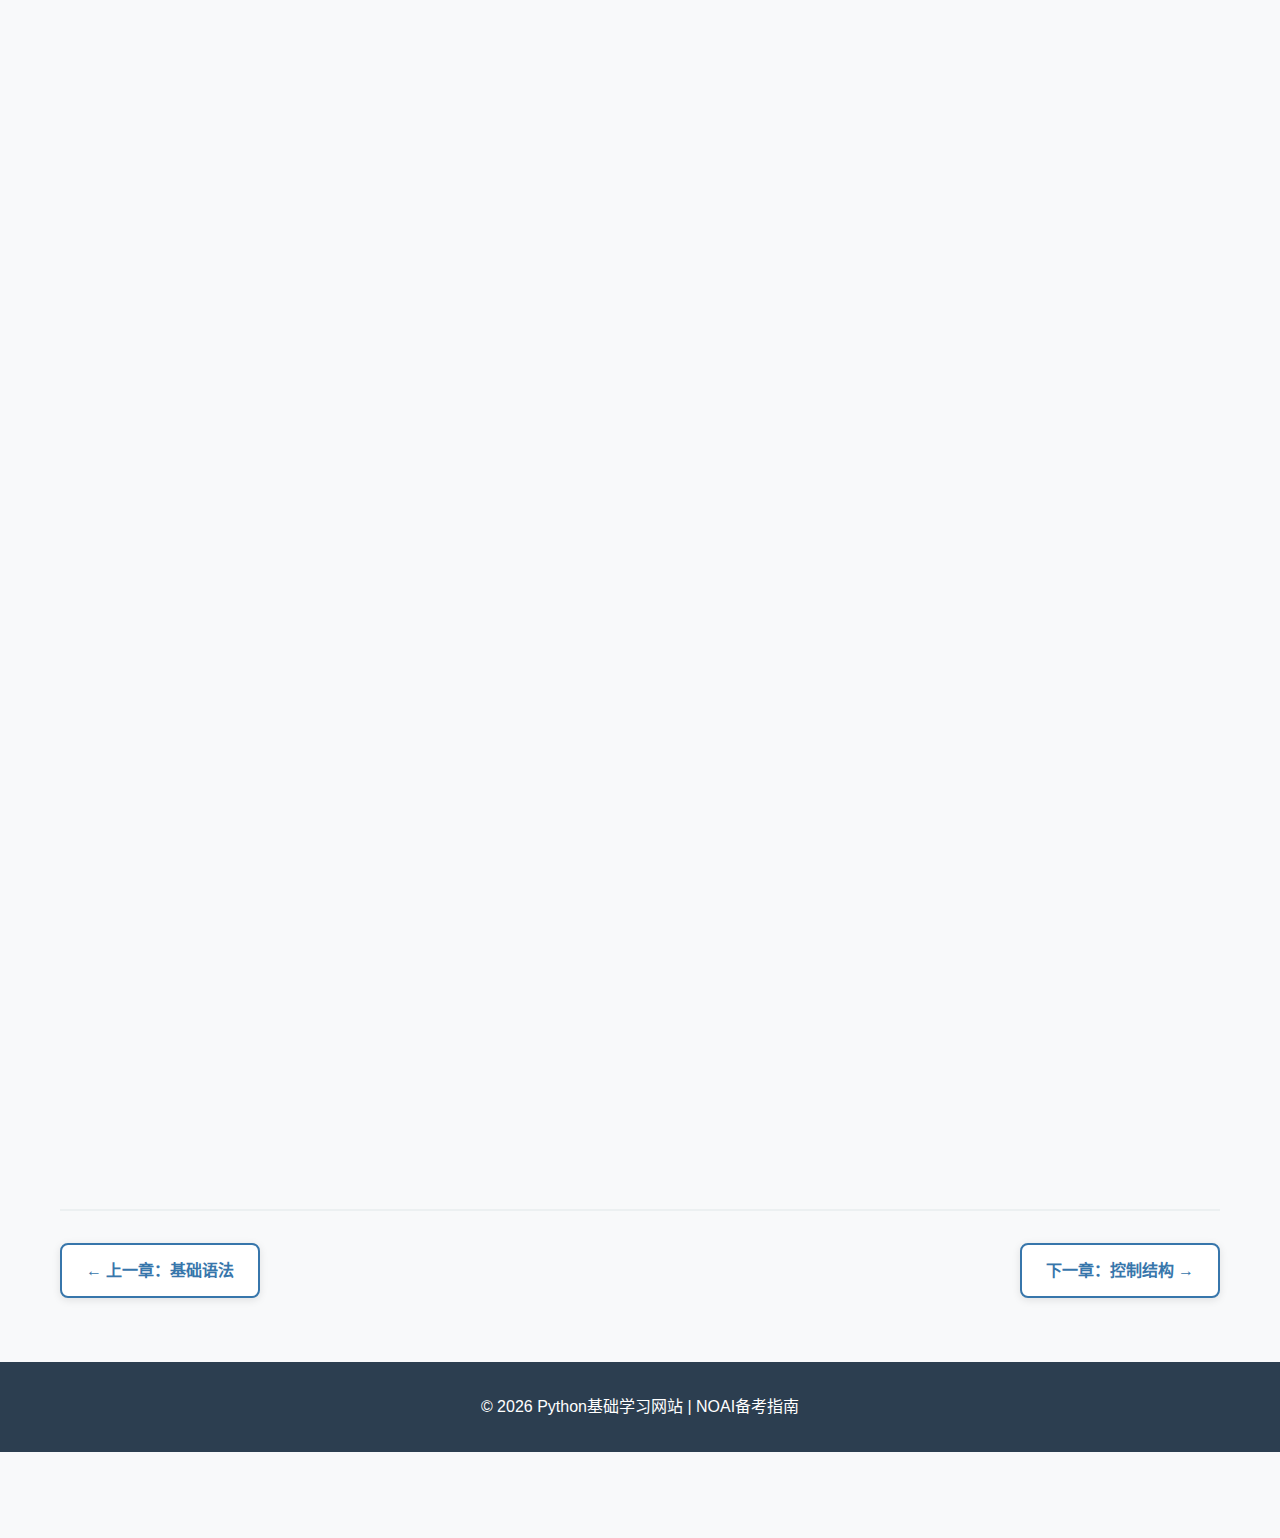
<file: data-types.html>
<!DOCTYPE html>
<html lang="zh-CN">
<head>
    <meta charset="UTF-8">
    <meta name="viewport" content="width=device-width, initial-scale=1.0">
    <title>数据类型 - Python基础学习网站</title>
    <link rel="stylesheet" href="styles.css">
</head>
<body>
    <nav class="navbar">
        <div class="container">
            <div class="logo">
                <img src="八中logo.png" alt="八中logo" class="logo-img">
            </div>
            <ul class="nav-links">
                <li><a href="index.html">首页</a></li>
                <li><a href="basics.html">基础语法</a></li>
                <li><a href="data-types.html" class="active">数据类型</a></li>
                <li><a href="control-flow.html">控制结构</a></li>
                <li><a href="functions.html">函数与模块</a></li>
                <li><a href="algorithms.html">常用算法</a></li>
                <li><a href="exercises.html">练习题目</a></li>
                <li><a href="requirements.html">考纲要求</a></li>
            </ul>
        </div>
    </nav>

    <header class="hero">
        <div class="container">
            <h1>数据类型</h1>
            <p class="subtitle">字符串、列表、字典、元组</p>
            <div class="hero-buttons">
                <a href="basics.html" class="btn btn-secondary">← 上一章</a>
                <a href="control-flow.html" class="btn btn-primary">下一章：控制结构 →</a>
            </div>
        </div>
    </header>

    <main class="container">
        <section class="section">
            <h2 class="section-title">📝 字符串 (String)</h2>
            <div class="content-card">
                <p>字符串是不可变的字符序列，NOAI竞赛中常用于文本处理。</p>
                <div class="code-block">
                    <pre><code># 字符串创建
str1 = "Hello"
str2 = 'World'

# 索引和切片
s = "Python"
print(s[0])        # P
print(s[-1])       # n
print(s[0:3])      # Pyt
print(s[::-1])     # nohtyP - 反转

# 常用方法
print(s.upper())           # PYTHON
print(s.lower())           # python
print(s.strip())           # 去除空格
print(s.split())           # 分割
print(s.replace("P", "J")) # Jython</code></pre>
                </div>
            </div>
        </section>

        <section class="section">
            <h2 class="section-title">📋 列表 (List)</h2>
            <div class="content-card">
                <p>列表是可变的有序序列，NOAI竞赛中最常用的数据结构。</p>
                <div class="code-block">
                    <pre><code># 列表创建
nums = [1, 2, 3, 4, 5]
fruits = ["apple", "banana", "orange"]

# 基本操作
print(nums[0])          # 1
print(nums[1:4])        # [2, 3, 4]
print(len(nums))        # 5

# 添加元素
nums.append(6)          # 末尾添加
nums.insert(0, 0)       # 插入

# 删除元素
nums.remove(3)          # 删除值
nums.pop()              # 删除最后一个
del nums[1]             # 删除索引

# 列表推导式（NOAI常考）
squared = [x**2 for x in [1, 2, 3, 4, 5]]
# 结果: [1, 4, 9, 16, 25]

# 排序
nums.sort()             # 原地排序
sorted_nums = sorted(nums)  # 返回新列表</code></pre>
                </div>
            </div>
        </section>

        <section class="section">
            <h2 class="section-title">📖 字典 (Dictionary)</h2>
            <div class="content-card">
                <p>字典是键值对的无序集合，常用于数据存储和查找。</p>
                <div class="code-block">
                    <pre><code># 字典创建
student = {"name": "张三", "age": 18, "grade": "高一"}

# 访问字典
print(student["name"])    # 张三
print(student.get("age")) # 18

# 添加和修改
student["school"] = "XX中学"  # 添加
student["age"] = 19          # 修改

# 删除
del student["grade"]         # 删除键值对

# 遍历字典
for key, value in student.items():
    print(f"{key}: {value}")

# 字典方法
print(student.keys())        # 所有键
print(student.values())      # 所有值</code></pre>
                </div>
            </div>
        </section>

        <section class="section">
            <h2 class="section-title">🔢 元组 (Tuple)</h2>
            <div class="content-card">
                <p>元组是不可变的有序序列，常用于保护数据不被修改。</p>
                <div class="code-block">
                    <pre><code># 元组创建
point = (3, 4)
colors = ("red", "green", "blue")

# 访问元组
print(point[0])      # 3
print(colors[1:3])   # ('green', 'blue')

# 元组解包（重要！）
x, y = point
print(x, y)  # 3 4

# 多变量赋值
a, b, c = 1, 2, 3

# 交换变量
x, y = 10, 20
x, y = y, x  # x=20, y=10

# 元组与列表转换
nums = [1, 2, 3]
tuple_nums = tuple(nums)  # 转为元组
list_nums = list(tuple_nums)  # 转为列表</code></pre>
                </div>
            </div>
        </section>

        <section class="section">
            <h2 class="section-title">📊 数据类型总结</h2>
            <div class="content-card">
                <table class="data-table">
                    <tr><th>类型</th><th>是否可变</th><th>是否有序</th><th>符号</th></tr>
                    <tr><td>字符串</td><td>不可变</td><td>有序</td><td>"" ''</td></tr>
                    <tr><td>列表</td><td>可变</td><td>有序</td><td>[]</td></tr>
                    <tr><td>元组</td><td>不可变</td><td>有序</td><td>()</td></tr>
                    <tr><td>字典</td><td>可变</td><td>无序</td><td>{}</td></tr>
                </table>
            </div>
        </section>

        <div class="navigation">
            <a href="basics.html" class="btn btn-secondary">← 上一章：基础语法</a>
            <a href="control-flow.html" class="btn btn-primary">下一章：控制结构 →</a>
        </div>
    </main>

    <footer class="footer">
        <div class="container">
            <p>&copy; 2026 Python基础学习网站 | NOAI备考指南</p>
        </div>
    </footer>

    <script src="script.js"></script>
</body>
</html>
</file>
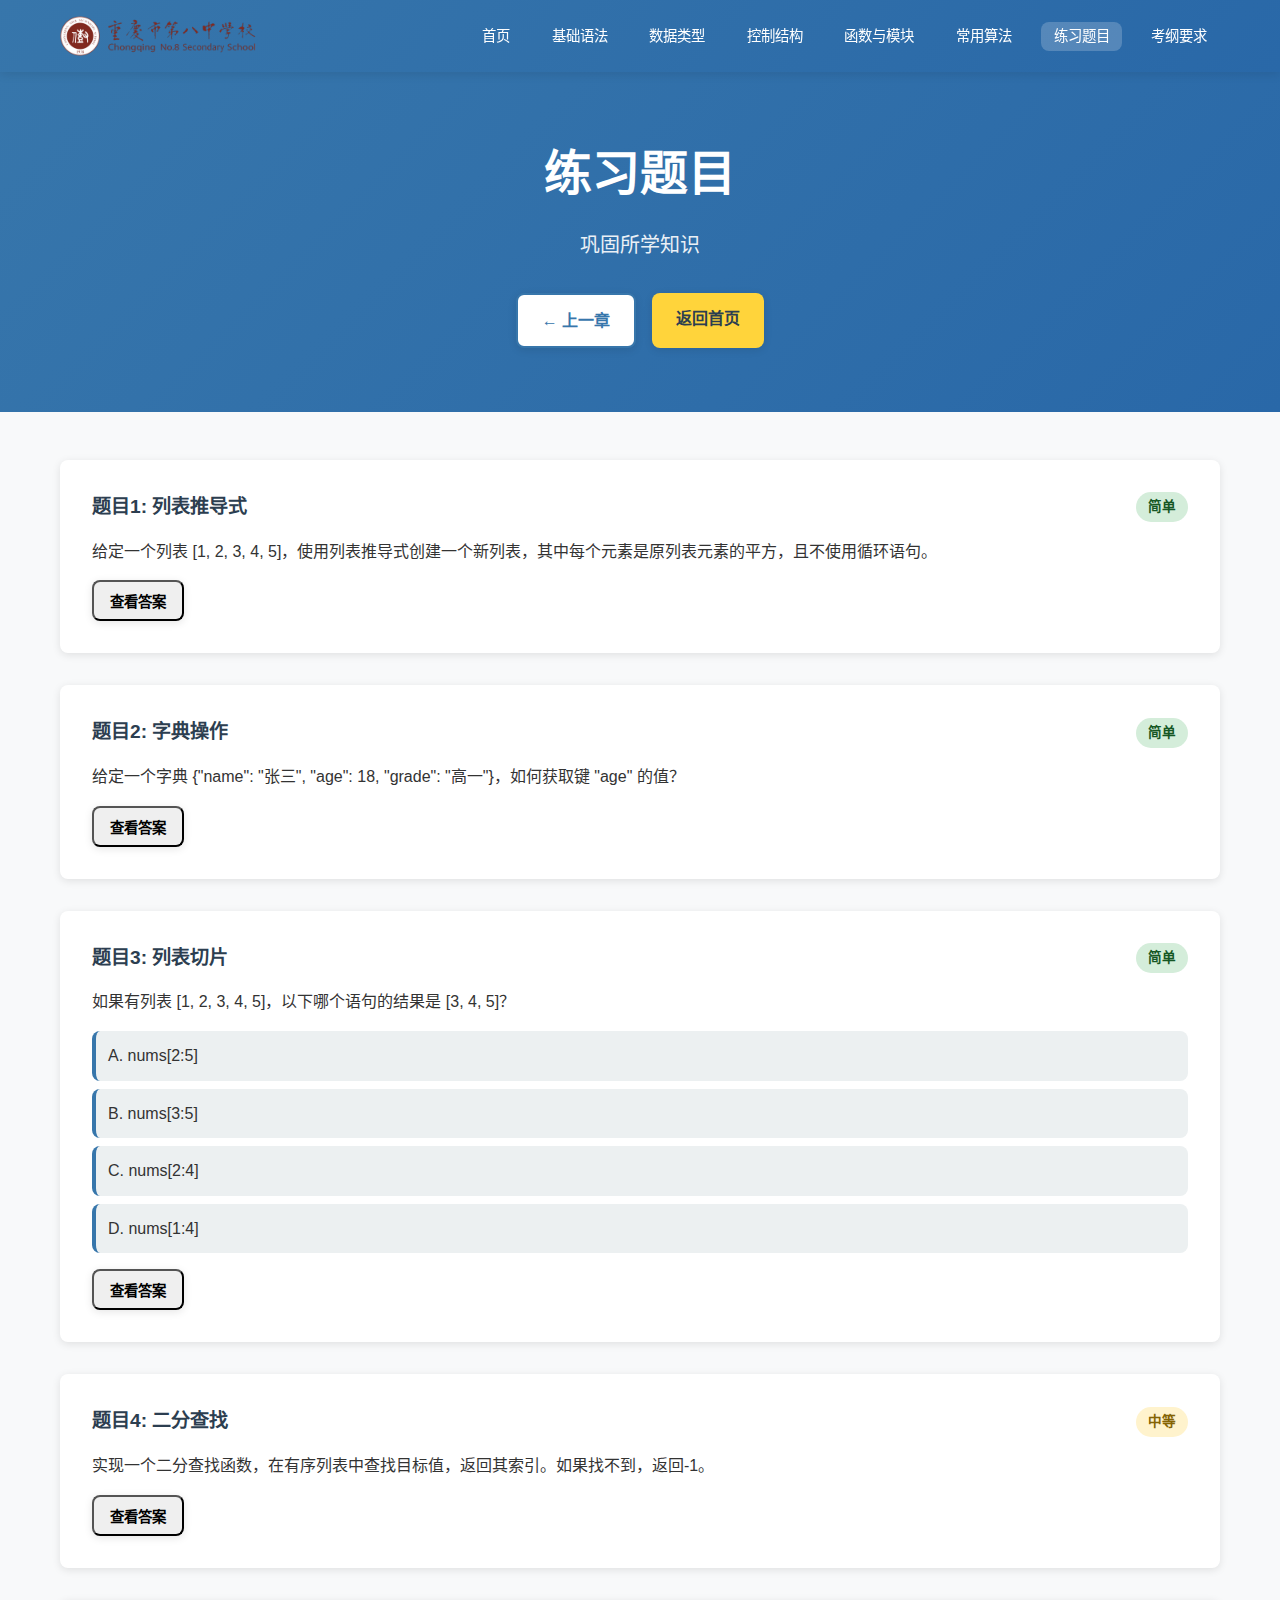
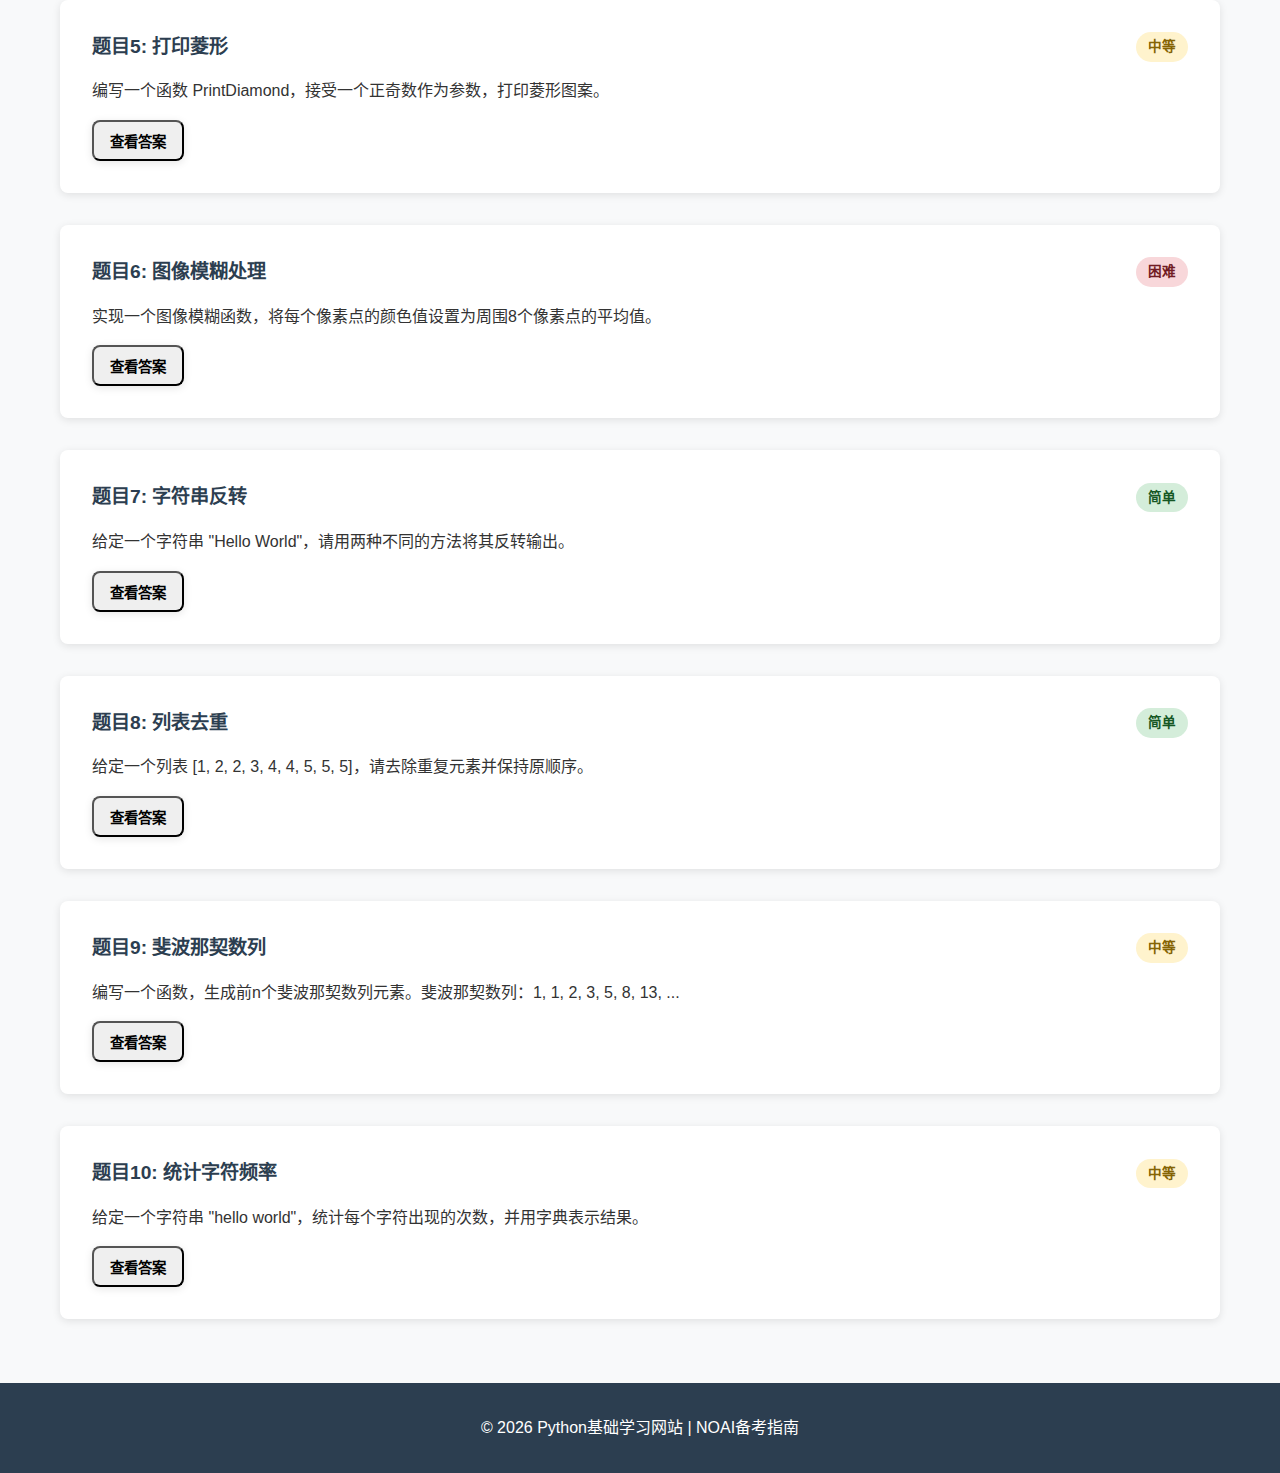
<file: exercises.html>
<!DOCTYPE html>
<html lang="zh-CN">
<head>
    <meta charset="UTF-8">
    <meta name="viewport" content="width=device-width, initial-scale=1.0">
    <title>练习题目 - Python基础学习网站</title>
    <link rel="stylesheet" href="styles.css">
</head>
<body>
    <nav class="navbar">
        <div class="container">
            <div class="logo">
                <img src="八中logo.png" alt="八中logo" class="logo-img">
            </div>
            <ul class="nav-links">
                <li><a href="index.html">首页</a></li>
                <li><a href="basics.html">基础语法</a></li>
                <li><a href="data-types.html">数据类型</a></li>
                <li><a href="control-flow.html">控制结构</a></li>
                <li><a href="functions.html">函数与模块</a></li>
                <li><a href="algorithms.html">常用算法</a></li>
                <li><a href="exercises.html" class="active">练习题目</a></li>
                <li><a href="requirements.html">考纲要求</a></li>
            </ul>
        </div>
    </nav>

    <header class="hero">
        <div class="container">
            <h1>练习题目</h1>
            <p class="subtitle">巩固所学知识</p>
            <div class="hero-buttons">
                <a href="algorithms.html" class="btn btn-secondary">← 上一章</a>
                <a href="index.html" class="btn btn-primary">返回首页</a>
            </div>
        </div>
    </header>

    <main class="container">
        <div class="exercises-container">
            <div class="exercise-card">
                <div class="exercise-header">
                    <h3>题目1: 列表推导式</h3>
                    <span class="difficulty easy">简单</span>
                </div>
                <p>给定一个列表 [1, 2, 3, 4, 5]，使用列表推导式创建一个新列表，其中每个元素是原列表元素的平方，且不使用循环语句。</p>
                <div class="answer-toggle">
                    <button class="btn btn-small" onclick="toggleAnswer(this)">查看答案</button>
                    <div class="answer-content">
                        <pre><code>squared = [x**2 for x in [1, 2, 3, 4, 5]]
# 结果: [1, 4, 9, 16, 25]</code></pre>
                    </div>
                </div>
            </div>

            <div class="exercise-card">
                <div class="exercise-header">
                    <h3>题目2: 字典操作</h3>
                    <span class="difficulty easy">简单</span>
                </div>
                <p>给定一个字典 {"name": "张三", "age": 18, "grade": "高一"}，如何获取键 "age" 的值？</p>
                <div class="answer-toggle">
                    <button class="btn btn-small" onclick="toggleAnswer(this)">查看答案</button>
                    <div class="answer-content">
                        <pre><code>student = {"name": "张三", "age": 18, "grade": "高一"}
# 方法1
print(student["age"])
# 方法2
print(student.get("age"))</code></pre>
                    </div>
                </div>
            </div>

            <div class="exercise-card">
                <div class="exercise-header">
                    <h3>题目3: 列表切片</h3>
                    <span class="difficulty easy">简单</span>
                </div>
                <p>如果有列表 [1, 2, 3, 4, 5]，以下哪个语句的结果是 [3, 4, 5]？</p>
                <div class="options">
                    <div class="option">A. nums[2:5]</div>
                    <div class="option">B. nums[3:5]</div>
                    <div class="option">C. nums[2:4]</div>
                    <div class="option">D. nums[1:4]</div>
                </div>
                <div class="answer-toggle">
                    <button class="btn btn-small" onclick="toggleAnswer(this)">查看答案</button>
                    <div class="answer-content">
                        <p><strong>答案: A</strong></p>
                        <pre><code>nums = [1, 2, 3, 4, 5]
print(nums[2:5])  # [3, 4, 5]</code></pre>
                    </div>
                </div>
            </div>

            <div class="exercise-card">
                <div class="exercise-header">
                    <h3>题目4: 二分查找</h3>
                    <span class="difficulty medium">中等</span>
                </div>
                <p>实现一个二分查找函数，在有序列表中查找目标值，返回其索引。如果找不到，返回-1。</p>
                <div class="answer-toggle">
                    <button class="btn btn-small" onclick="toggleAnswer(this)">查看答案</button>
                    <div class="answer-content">
                        <pre><code>def binary_search(arr, target):
    left, right = 0, len(arr) - 1
    
    while left <= right:
        mid = (left + right) // 2
        
        if arr[mid] == target:
            return mid
        elif arr[mid] > target:
            right = mid - 1
        else:
            left = mid + 1
    
    return -1

nums = [1, 3, 5, 7, 9, 11, 13]
print(binary_search(nums, 7))   # 3
print(binary_search(nums, 4))   # -1</code></pre>
                    </div>
                </div>
            </div>

            <div class="exercise-card">
                <div class="exercise-header">
                    <h3>题目5: 打印菱形</h3>
                    <span class="difficulty medium">中等</span>
                </div>
                <p>编写一个函数 PrintDiamond，接受一个正奇数作为参数，打印菱形图案。</p>
                <div class="answer-toggle">
                    <button class="btn btn-small" onclick="toggleAnswer(this)">查看答案</button>
                    <div class="answer-content">
                        <pre><code>def PrintDiamond(n):
    # 上半部分
    for i in range(1, n + 1, 2):
        spaces = (n - i) // 2
        print(" " * spaces + "*" * i)
    
    # 下半部分
    for i in range(n - 2, 0, -2):
        spaces = (n - i) // 2
        print(" " * spaces + "*" * i)

PrintDiamond(11)</code></pre>
                    </div>
                </div>
            </div>

            <div class="exercise-card">
                <div class="exercise-header">
                    <h3>题目6: 图像模糊处理</h3>
                    <span class="difficulty hard">困难</span>
                </div>
                <p>实现一个图像模糊函数，将每个像素点的颜色值设置为周围8个像素点的平均值。</p>
                <div class="answer-toggle">
                    <button class="btn btn-small" onclick="toggleAnswer(this)">查看答案</button>
                    <div class="answer-content">
                        <pre><code>def blur_image(image):
    height = len(image)
    width = len(image[0])
    result = [[image[i][j] for j in range(width)] 
               for i in range(height)]
    
    for i in range(1, height - 1):
        for j in range(1, width - 1):
            total = 0
            count = 0
            for di in [-1, 0, 1]:
                for dj in [-1, 0, 1]:
                    total += image[i + di][j + dj]
                    count += 1
            result[i][j] = total // count
    
    return result</code></pre>
                    </div>
                </div>
            </div>

            <div class="exercise-card">
                <div class="exercise-header">
                    <h3>题目7: 字符串反转</h3>
                    <span class="difficulty easy">简单</span>
                </div>
                <p>给定一个字符串 "Hello World"，请用两种不同的方法将其反转输出。</p>
                <div class="answer-toggle">
                    <button class="btn btn-small" onclick="toggleAnswer(this)">查看答案</button>
                    <div class="answer-content">
                        <pre><code>s = "Hello World"

# 方法1: 使用切片
reversed1 = s[::-1]
print(reversed1)  # dlroW olleH

# 方法2: 使用reversed()函数
reversed2 = ''.join(reversed(s))
print(reversed2)  # dlroW olleH</code></pre>
                    </div>
                </div>
            </div>

            <div class="exercise-card">
                <div class="exercise-header">
                    <h3>题目8: 列表去重</h3>
                    <span class="difficulty easy">简单</span>
                </div>
                <p>给定一个列表 [1, 2, 2, 3, 4, 4, 5, 5, 5]，请去除重复元素并保持原顺序。</p>
                <div class="answer-toggle">
                    <button class="btn btn-small" onclick="toggleAnswer(this)">查看答案</button>
                    <div class="answer-content">
                        <pre><code>nums = [1, 2, 2, 3, 4, 4, 5, 5, 5]

# 方法1: 使用列表推导式
unique1 = []
[unique1.append(x) for x in nums if x not in unique1]
print(unique1)  # [1, 2, 3, 4, 5]

# 方法2: 使用dict.fromkeys()
unique2 = list(dict.fromkeys(nums))
print(unique2)  # [1, 2, 3, 4, 5]</code></pre>
                    </div>
                </div>
            </div>

            <div class="exercise-card">
                <div class="exercise-header">
                    <h3>题目9: 斐波那契数列</h3>
                    <span class="difficulty medium">中等</span>
                </div>
                <p>编写一个函数，生成前n个斐波那契数列元素。斐波那契数列：1, 1, 2, 3, 5, 8, 13, ...</p>
                <div class="answer-toggle">
                    <button class="btn btn-small" onclick="toggleAnswer(this)">查看答案</button>
                    <div class="answer-content">
                        <pre><code>def fibonacci(n):
    if n <= 0:
        return []
    elif n == 1:
        return [1]
    elif n == 2:
        return [1, 1]
    
    fib = [1, 1]
    for i in range(2, n):
        fib.append(fib[i-1] + fib[i-2])
    return fib

print(fibonacci(10))  # [1, 1, 2, 3, 5, 8, 13, 21, 34, 55]</code></pre>
                    </div>
                </div>
            </div>

            <div class="exercise-card">
                <div class="exercise-header">
                    <h3>题目10: 统计字符频率</h3>
                    <span class="difficulty medium">中等</span>
                </div>
                <p>给定一个字符串 "hello world"，统计每个字符出现的次数，并用字典表示结果。</p>
                <div class="answer-toggle">
                    <button class="btn btn-small" onclick="toggleAnswer(this)">查看答案</button>
                    <div class="answer-content">
                        <pre><code>s = "hello world"

# 方法1: 使用循环
char_count = {}
for char in s:
    if char in char_count:
        char_count[char] += 1
    else:
        char_count[char] = 1
print(char_count)

# 方法2: 使用get()方法
char_count2 = {}
for char in s:
    char_count2[char] = char_count2.get(char, 0) + 1
print(char_count2)
# {'h': 1, 'e': 1, 'l': 3, 'o': 2, ' ': 1, 'w': 1, 'r': 1, 'd': 1}</code></pre>
                    </div>
                </div>
            </div>
        </div>
    </main>

    <footer class="footer">
        <div class="container">
            <p>&copy; 2026 Python基础学习网站 | NOAI备考指南</p>
        </div>
    </footer>

    <script src="script.js"></script>
</body>
</html>
</file>
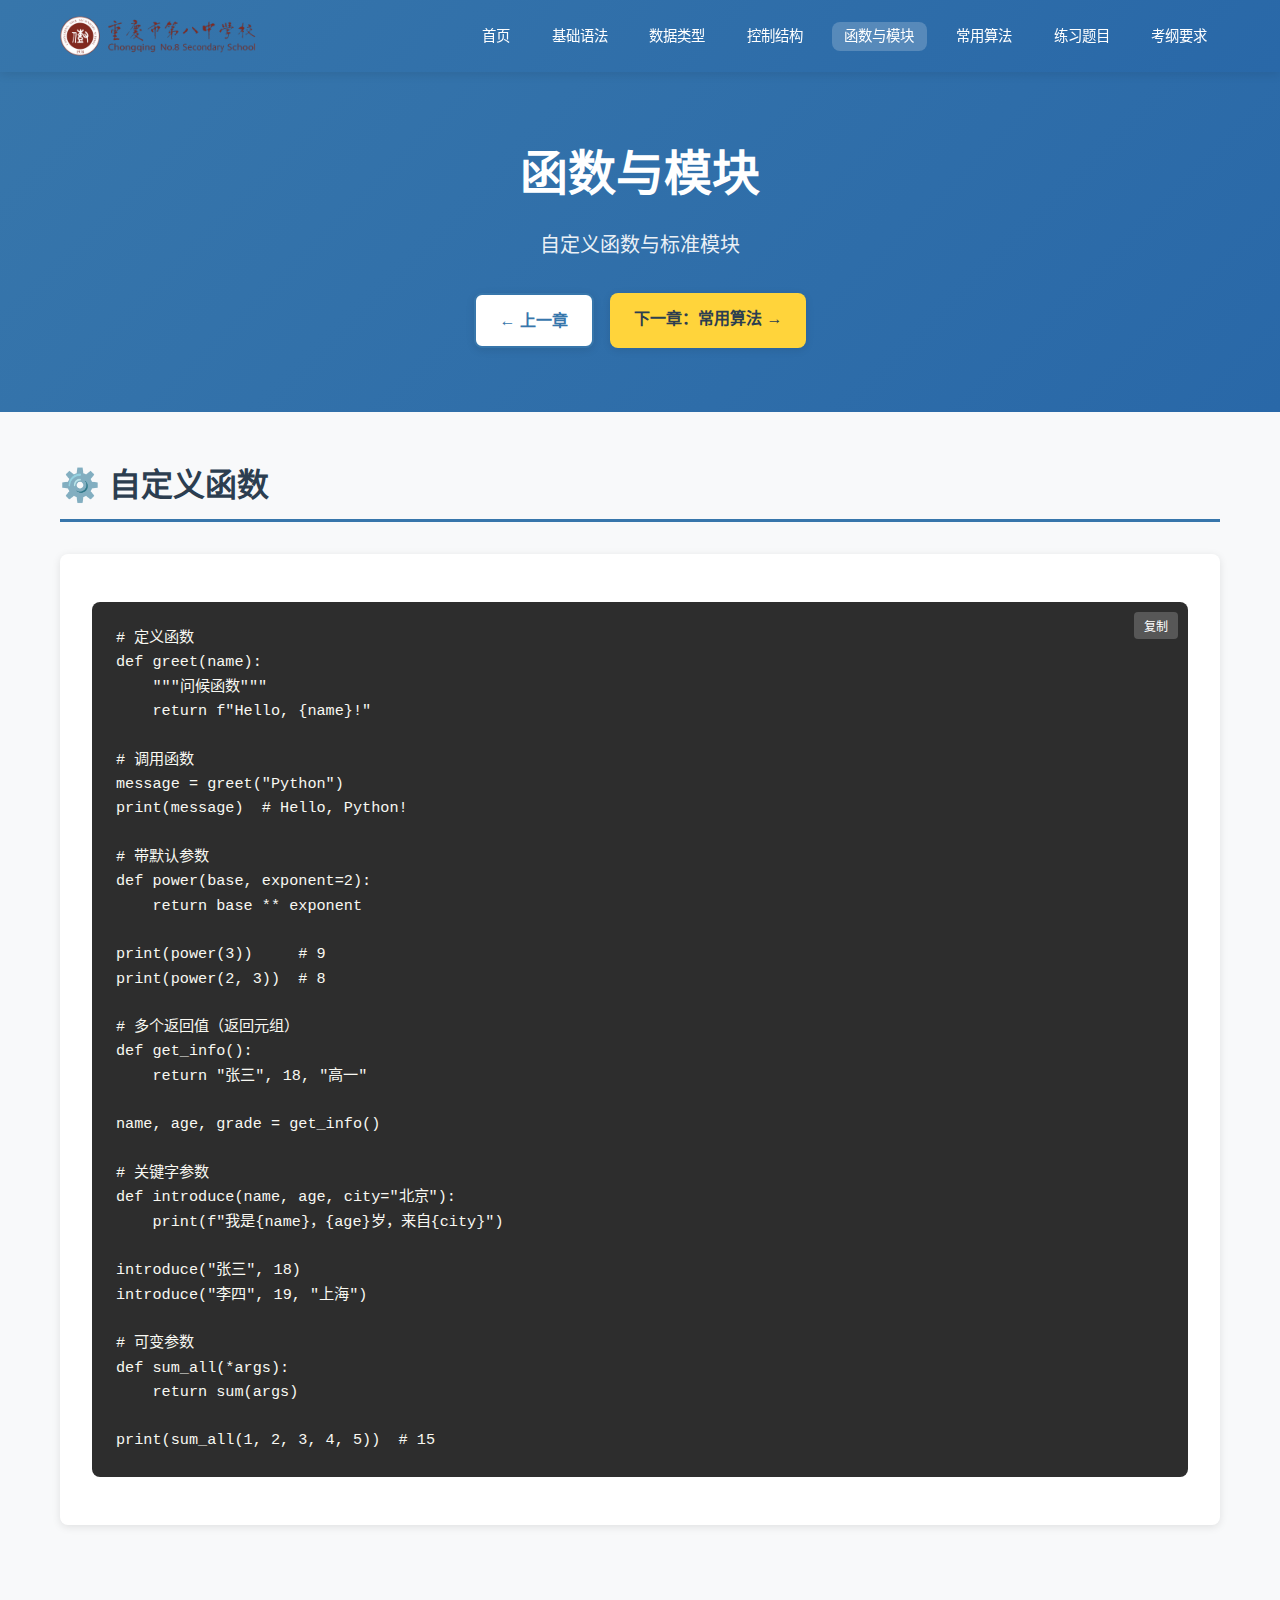
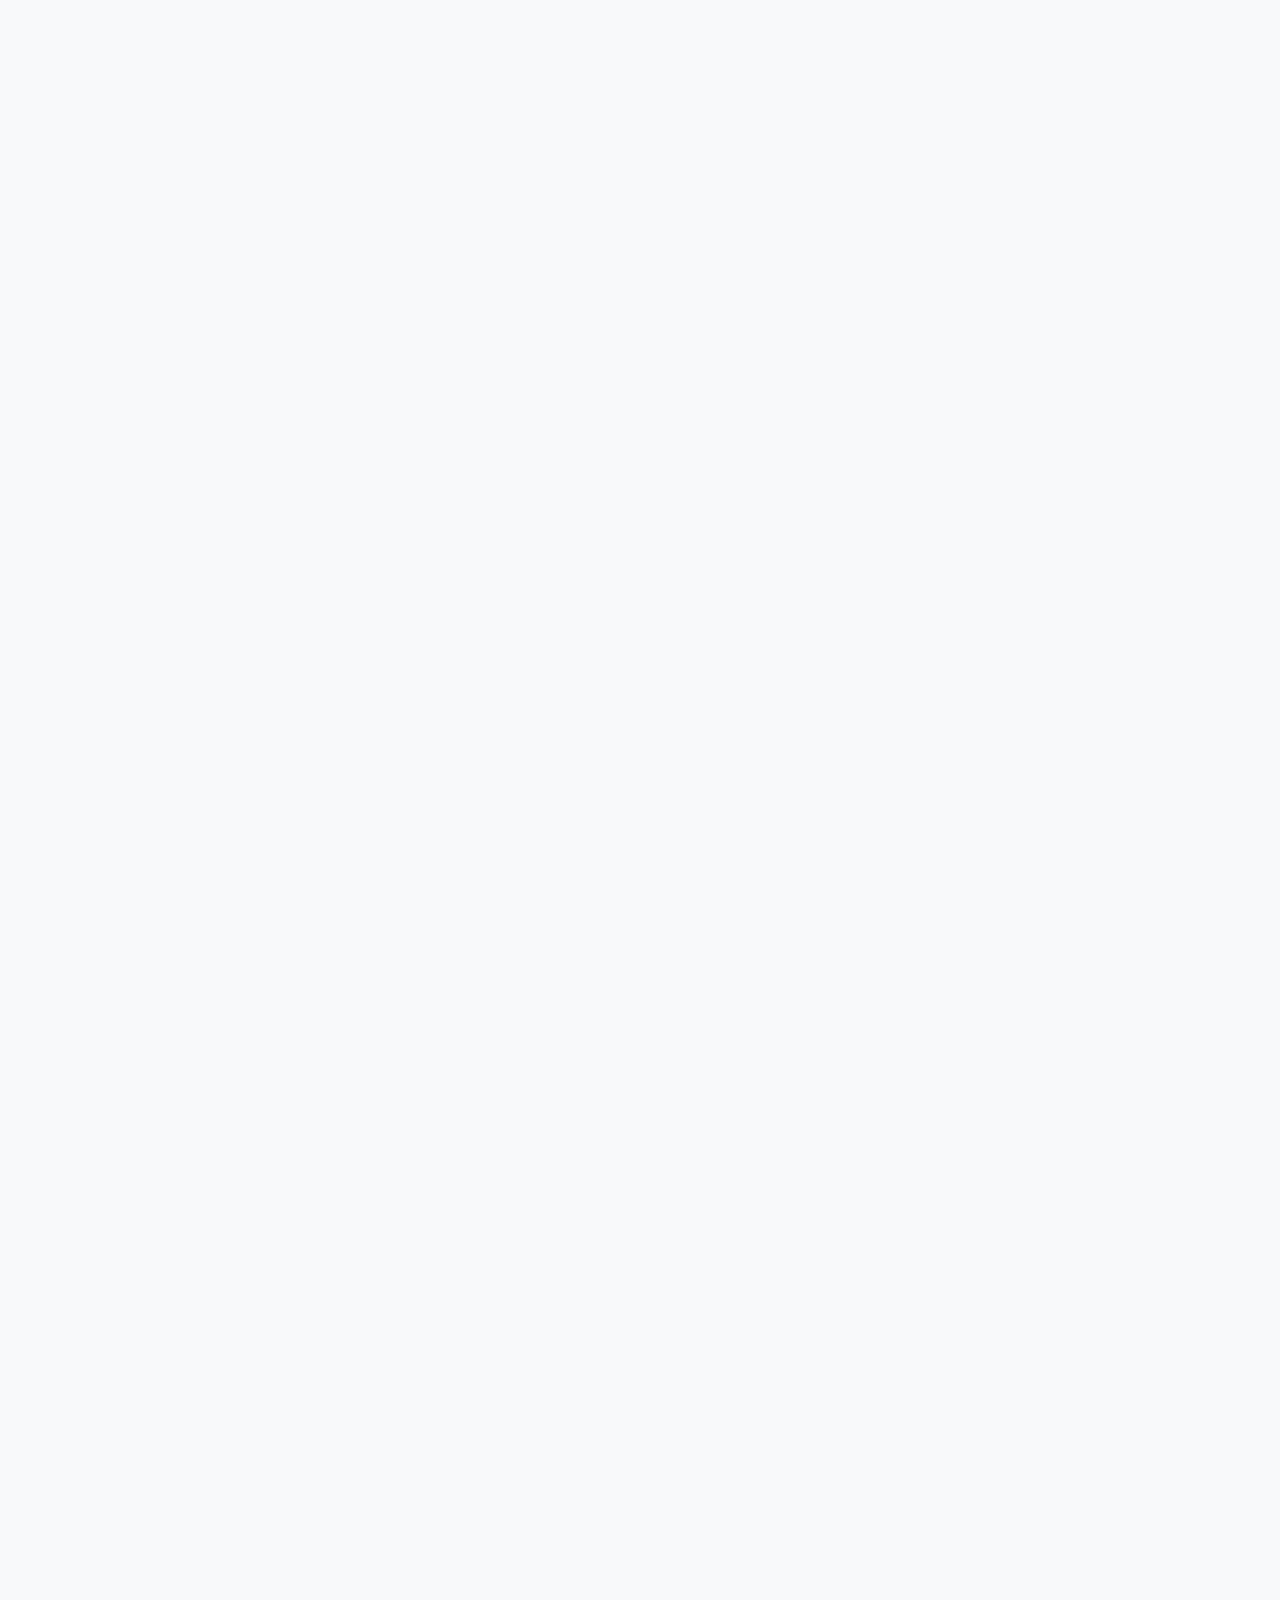
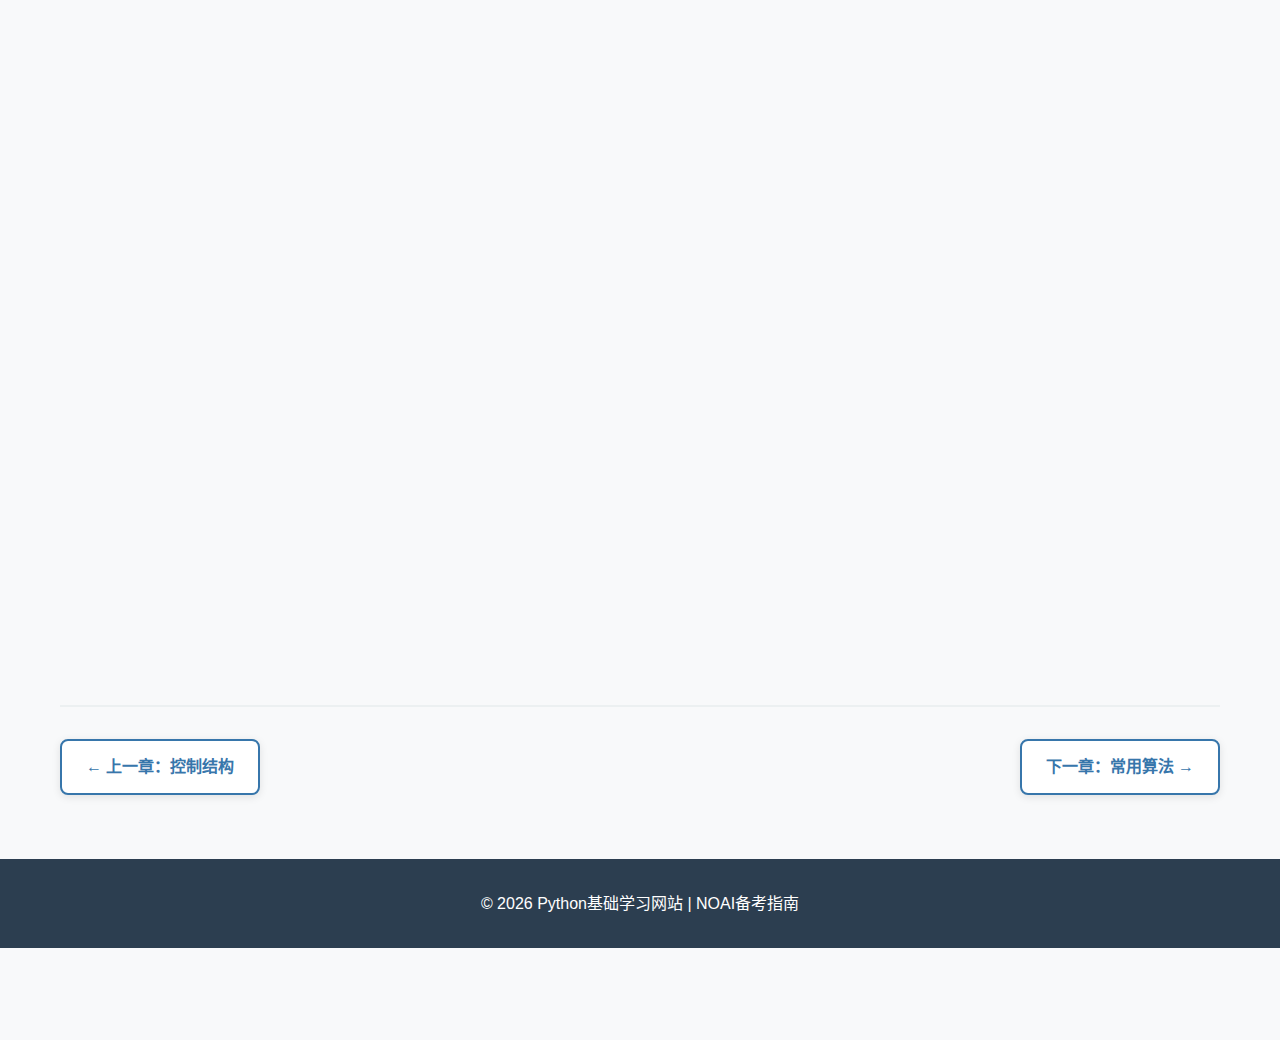
<file: functions.html>
<!DOCTYPE html>
<html lang="zh-CN">
<head>
    <meta charset="UTF-8">
    <meta name="viewport" content="width=device-width, initial-scale=1.0">
    <title>函数与模块 - Python基础学习网站</title>
    <link rel="stylesheet" href="styles.css">
</head>
<body>
    <nav class="navbar">
        <div class="container">
            <div class="logo">
                <img src="八中logo.png" alt="八中logo" class="logo-img">
            </div>
            <ul class="nav-links">
                <li><a href="index.html">首页</a></li>
                <li><a href="basics.html">基础语法</a></li>
                <li><a href="data-types.html">数据类型</a></li>
                <li><a href="control-flow.html">控制结构</a></li>
                <li><a href="functions.html" class="active">函数与模块</a></li>
                <li><a href="algorithms.html">常用算法</a></li>
                <li><a href="exercises.html">练习题目</a></li>
                <li><a href="requirements.html">考纲要求</a></li>
            </ul>
        </div>
    </nav>

    <header class="hero">
        <div class="container">
            <h1>函数与模块</h1>
            <p class="subtitle">自定义函数与标准模块</p>
            <div class="hero-buttons">
                <a href="control-flow.html" class="btn btn-secondary">← 上一章</a>
                <a href="algorithms.html" class="btn btn-primary">下一章：常用算法 →</a>
            </div>
        </div>
    </header>

    <main class="container">
        <section class="section">
            <h2 class="section-title">⚙️ 自定义函数</h2>
            <div class="content-card">
                <div class="code-block">
                    <pre><code># 定义函数
def greet(name):
    """问候函数"""
    return f"Hello, {name}!"

# 调用函数
message = greet("Python")
print(message)  # Hello, Python!

# 带默认参数
def power(base, exponent=2):
    return base ** exponent

print(power(3))     # 9
print(power(2, 3))  # 8

# 多个返回值（返回元组）
def get_info():
    return "张三", 18, "高一"

name, age, grade = get_info()

# 关键字参数
def introduce(name, age, city="北京"):
    print(f"我是{name}，{age}岁，来自{city}")

introduce("张三", 18)
introduce("李四", 19, "上海")

# 可变参数
def sum_all(*args):
    return sum(args)

print(sum_all(1, 2, 3, 4, 5))  # 15</code></pre>
                </div>
            </div>
        </section>

        <section class="section">
            <h2 class="section-title">🔧 内置函数</h2>
            <div class="content-card">
                <div class="code-block">
                    <pre><code># 数学相关
print(max([1, 5, 3]))        # 5
print(min([1, 5, 3]))        # 1
print(sum([1, 2, 3]))        # 6
print(abs(-5))               # 5
print(round(3.14159, 2))     # 3.14

# 类型转换
print(int("123"))            # 123
print(float("3.14"))         # 3.14
print(str(123))              # "123"
print(list("abc"))           # ['a', 'b', 'c']

# 序列操作
print(len([1, 2, 3]))        # 3
print(sorted([3, 1, 2]))     # [1, 2, 3]

# 其他
print(type(123))             # <class 'int'>
print(isinstance(123, int))  # True</code></pre>
                </div>
            </div>
        </section>

        <section class="section">
            <h2 class="section-title">📦 标准模块</h2>
            <div class="content-card">
                <div class="code-block">
                    <pre><code># math模块
import math
print(math.pi)               # 3.14159...
print(math.sqrt(16))         # 4.0
print(math.factorial(5))     # 120

# random模块
import random
print(random.randint(1, 10)) # 1-10随机整数
print(random.choice([1, 2, 3]))  # 随机选择

# os模块
import os
print(os.getcwd())          # 当前工作目录
print(os.listdir('.'))      # 列出目录内容

# sys模块
import sys
print(sys.version)          # Python版本

# datetime模块
from datetime import datetime
now = datetime.now()
print(now.strftime("%Y-%m-%d"))  # 格式化日期</code></pre>
                </div>
            </div>
        </section>

        <section class="section">
            <h2 class="section-title">📥 模块导入方式</h2>
            <div class="content-card">
                <div class="code-block">
                    <pre><code># 方式1：导入整个模块
import math
print(math.pi)

# 方式2：导入模块并重命名
import numpy as np

# 方式3：导入模块中的特定函数
from random import randint
print(randint(1, 10))

# 方式4：导入多个函数
from math import sin, cos, pi
print(sin(pi))</code></pre>
                </div>
            </div>
        </section>

        <div class="navigation">
            <a href="control-flow.html" class="btn btn-secondary">← 上一章：控制结构</a>
            <a href="algorithms.html" class="btn btn-primary">下一章：常用算法 →</a>
        </div>
    </main>

    <footer class="footer">
        <div class="container">
            <p>&copy; 2026 Python基础学习网站 | NOAI备考指南</p>
        </div>
    </footer>

    <script src="script.js"></script>
</body>
</html>
</file>
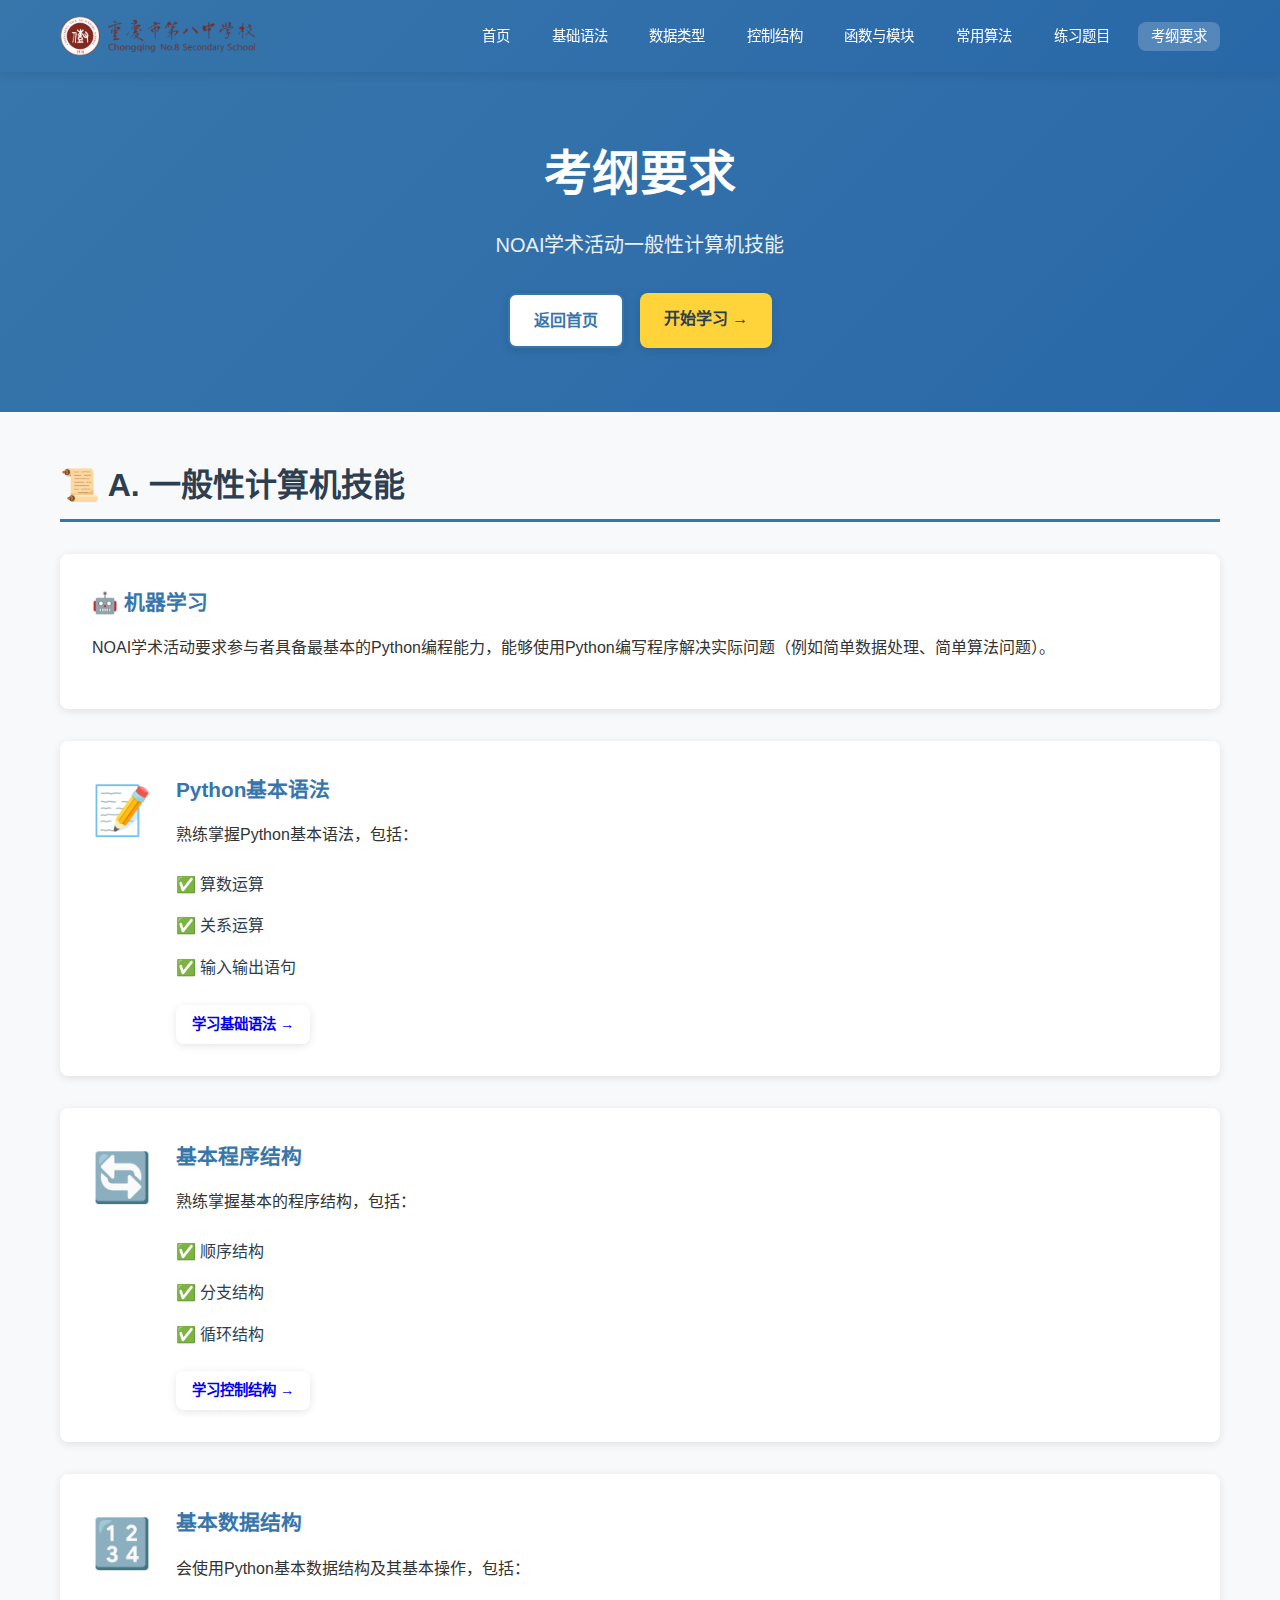
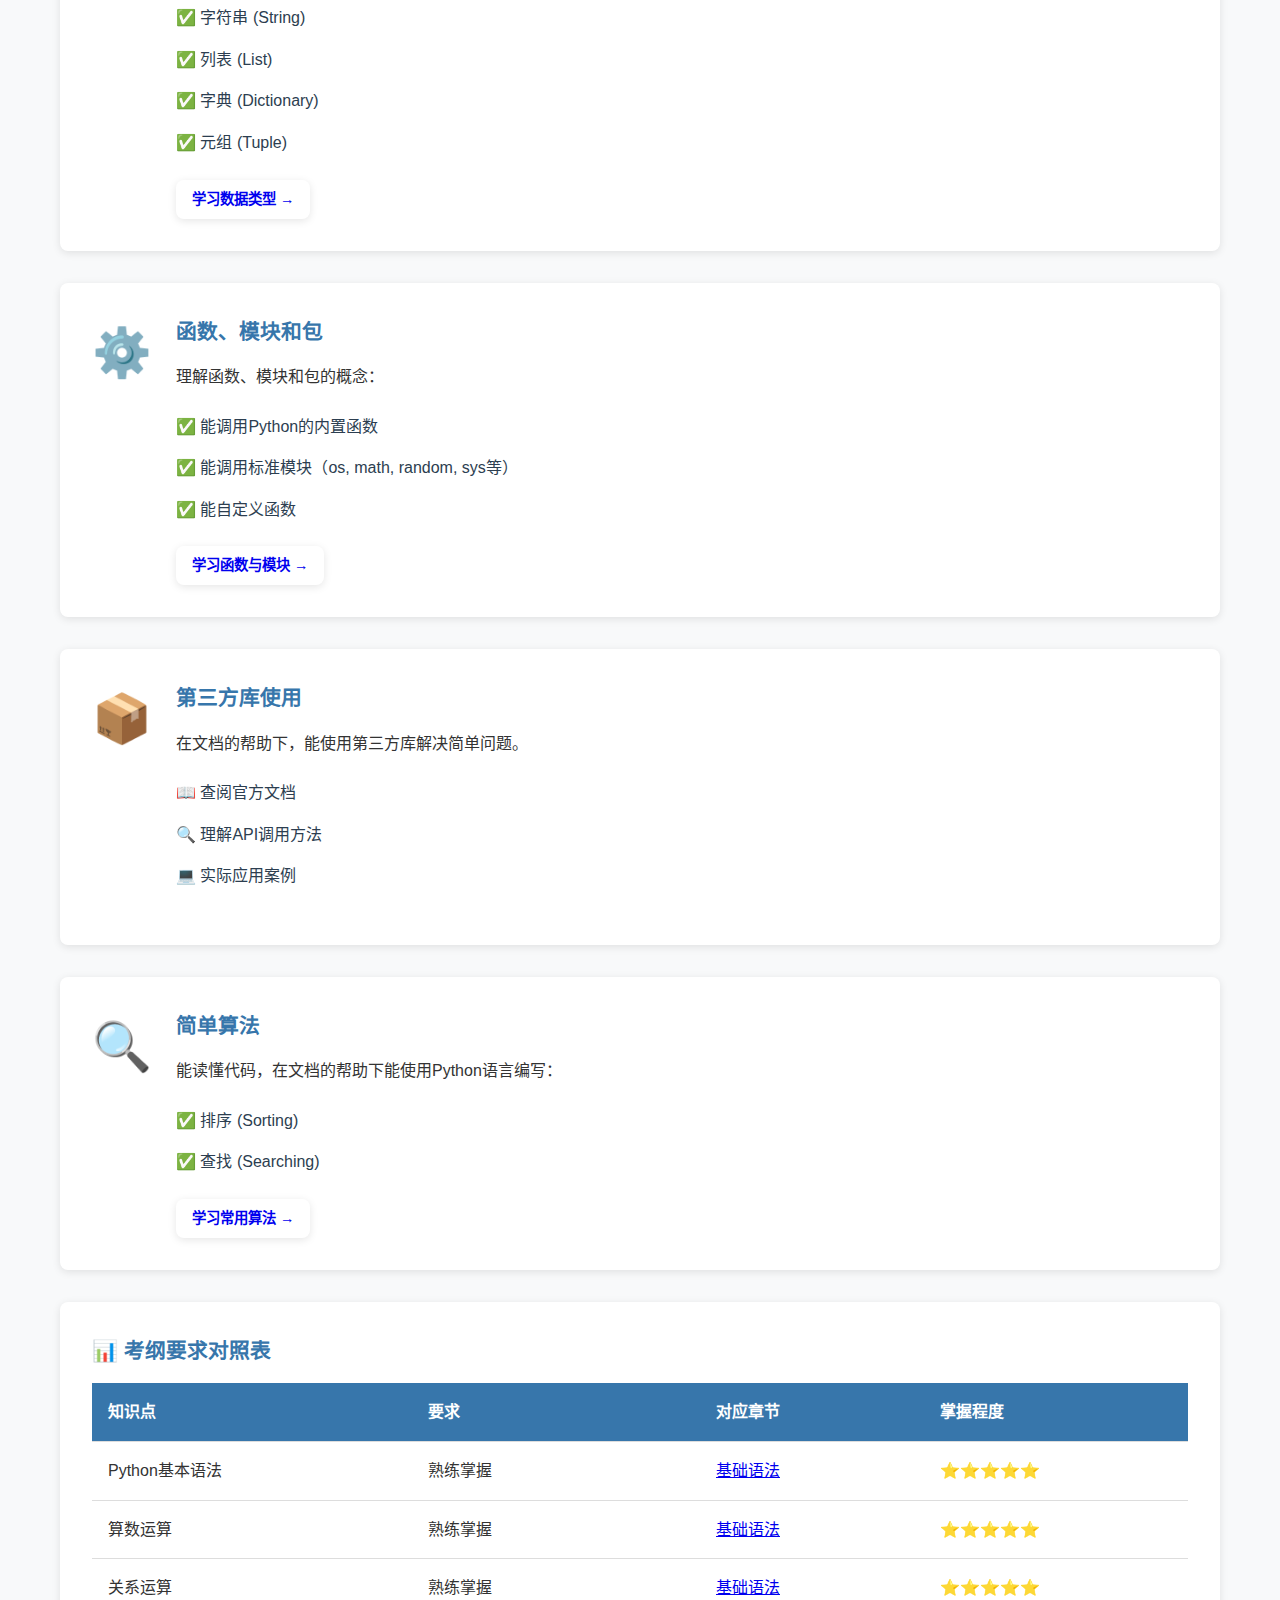
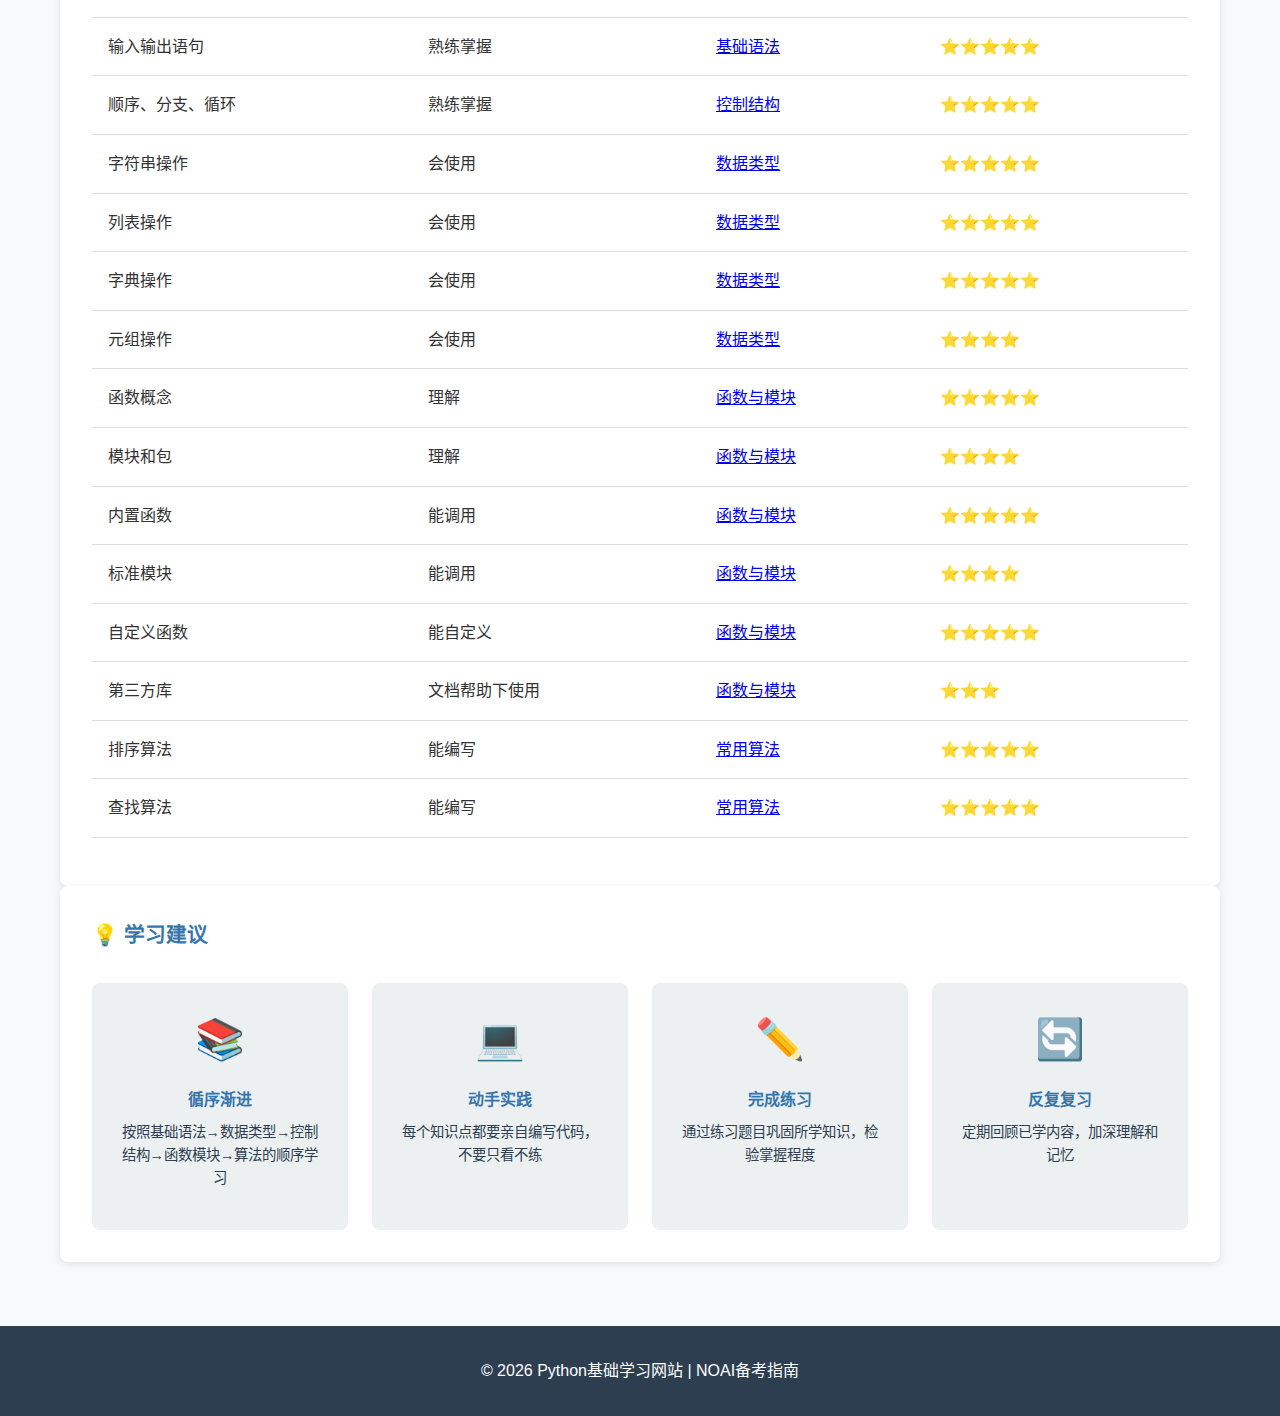
<file: requirements.html>
<!DOCTYPE html>
<html lang="zh-CN">
<head>
    <meta charset="UTF-8">
    <meta name="viewport" content="width=device-width, initial-scale=1.0">
    <title>考纲要求 - Python基础学习网站</title>
    <link rel="stylesheet" href="styles.css">
</head>
<body>
    <nav class="navbar">
        <div class="container">
            <div class="logo">
                <img src="八中logo.png" alt="八中logo" class="logo-img">
            </div>
            <ul class="nav-links">
                <li><a href="index.html">首页</a></li>
                <li><a href="basics.html">基础语法</a></li>
                <li><a href="data-types.html">数据类型</a></li>
                <li><a href="control-flow.html">控制结构</a></li>
                <li><a href="functions.html">函数与模块</a></li>
                <li><a href="algorithms.html">常用算法</a></li>
                <li><a href="exercises.html">练习题目</a></li>
                <li><a href="requirements.html" class="active">考纲要求</a></li>
            </ul>
        </div>
    </nav>

    <header class="hero">
        <div class="container">
            <h1>考纲要求</h1>
            <p class="subtitle">NOAI学术活动一般性计算机技能</p>
            <div class="hero-buttons">
                <a href="index.html" class="btn btn-secondary">返回首页</a>
                <a href="basics.html" class="btn btn-primary">开始学习 →</a>
            </div>
        </div>
    </header>

    <main class="container">
        <section class="section">
            <h2 class="section-title">📜 A. 一般性计算机技能</h2>
            
            <div class="content-card">
                <h3>🤖 机器学习</h3>
                <p>NOAI学术活动要求参与者具备最基本的Python编程能力，能够使用Python编写程序解决实际问题（例如简单数据处理、简单算法问题）。</p>
            </div>

            <div class="requirements-list">
                <div class="requirement-item">
                    <div class="requirement-icon">📝</div>
                    <div class="requirement-content">
                        <h3>Python基本语法</h3>
                        <p>熟练掌握Python基本语法，包括：</p>
                        <ul>
                            <li>✅ 算数运算</li>
                            <li>✅ 关系运算</li>
                            <li>✅ 输入输出语句</li>
                        </ul>
                        <a href="basics.html" class="btn btn-small">学习基础语法 →</a>
                    </div>
                </div>

                <div class="requirement-item">
                    <div class="requirement-icon">🔄</div>
                    <div class="requirement-content">
                        <h3>基本程序结构</h3>
                        <p>熟练掌握基本的程序结构，包括：</p>
                        <ul>
                            <li>✅ 顺序结构</li>
                            <li>✅ 分支结构</li>
                            <li>✅ 循环结构</li>
                        </ul>
                        <a href="control-flow.html" class="btn btn-small">学习控制结构 →</a>
                    </div>
                </div>

                <div class="requirement-item">
                    <div class="requirement-icon">🔢</div>
                    <div class="requirement-content">
                        <h3>基本数据结构</h3>
                        <p>会使用Python基本数据结构及其基本操作，包括：</p>
                        <ul>
                            <li>✅ 字符串 (String)</li>
                            <li>✅ 列表 (List)</li>
                            <li>✅ 字典 (Dictionary)</li>
                            <li>✅ 元组 (Tuple)</li>
                        </ul>
                        <a href="data-types.html" class="btn btn-small">学习数据类型 →</a>
                    </div>
                </div>

                <div class="requirement-item">
                    <div class="requirement-icon">⚙️</div>
                    <div class="requirement-content">
                        <h3>函数、模块和包</h3>
                        <p>理解函数、模块和包的概念：</p>
                        <ul>
                            <li>✅ 能调用Python的内置函数</li>
                            <li>✅ 能调用标准模块（os, math, random, sys等）</li>
                            <li>✅ 能自定义函数</li>
                        </ul>
                        <a href="functions.html" class="btn btn-small">学习函数与模块 →</a>
                    </div>
                </div>

                <div class="requirement-item">
                    <div class="requirement-icon">📦</div>
                    <div class="requirement-content">
                        <h3>第三方库使用</h3>
                        <p>在文档的帮助下，能使用第三方库解决简单问题。</p>
                        <ul>
                            <li>📖 查阅官方文档</li>
                            <li>🔍 理解API调用方法</li>
                            <li>💻 实际应用案例</li>
                        </ul>
                    </div>
                </div>

                <div class="requirement-item">
                    <div class="requirement-icon">🔍</div>
                    <div class="requirement-content">
                        <h3>简单算法</h3>
                        <p>能读懂代码，在文档的帮助下能使用Python语言编写：</p>
                        <ul>
                            <li>✅ 排序 (Sorting)</li>
                            <li>✅ 查找 (Searching)</li>
                        </ul>
                        <a href="algorithms.html" class="btn btn-small">学习常用算法 →</a>
                    </div>
                </div>
            </div>

            <div class="content-card">
                <h3>📊 考纲要求对照表</h3>
                <table class="data-table">
                    <tr>
                        <th>知识点</th>
                        <th>要求</th>
                        <th>对应章节</th>
                        <th>掌握程度</th>
                    </tr>
                    <tr>
                        <td>Python基本语法</td>
                        <td>熟练掌握</td>
                        <td><a href="basics.html">基础语法</a></td>
                        <td>⭐⭐⭐⭐⭐</td>
                    </tr>
                    <tr>
                        <td>算数运算</td>
                        <td>熟练掌握</td>
                        <td><a href="basics.html">基础语法</a></td>
                        <td>⭐⭐⭐⭐⭐</td>
                    </tr>
                    <tr>
                        <td>关系运算</td>
                        <td>熟练掌握</td>
                        <td><a href="basics.html">基础语法</a></td>
                        <td>⭐⭐⭐⭐⭐</td>
                    </tr>
                    <tr>
                        <td>输入输出语句</td>
                        <td>熟练掌握</td>
                        <td><a href="basics.html">基础语法</a></td>
                        <td>⭐⭐⭐⭐⭐</td>
                    </tr>
                    <tr>
                        <td>顺序、分支、循环</td>
                        <td>熟练掌握</td>
                        <td><a href="control-flow.html">控制结构</a></td>
                        <td>⭐⭐⭐⭐⭐</td>
                    </tr>
                    <tr>
                        <td>字符串操作</td>
                        <td>会使用</td>
                        <td><a href="data-types.html">数据类型</a></td>
                        <td>⭐⭐⭐⭐⭐</td>
                    </tr>
                    <tr>
                        <td>列表操作</td>
                        <td>会使用</td>
                        <td><a href="data-types.html">数据类型</a></td>
                        <td>⭐⭐⭐⭐⭐</td>
                    </tr>
                    <tr>
                        <td>字典操作</td>
                        <td>会使用</td>
                        <td><a href="data-types.html">数据类型</a></td>
                        <td>⭐⭐⭐⭐⭐</td>
                    </tr>
                    <tr>
                        <td>元组操作</td>
                        <td>会使用</td>
                        <td><a href="data-types.html">数据类型</a></td>
                        <td>⭐⭐⭐⭐</td>
                    </tr>
                    <tr>
                        <td>函数概念</td>
                        <td>理解</td>
                        <td><a href="functions.html">函数与模块</a></td>
                        <td>⭐⭐⭐⭐⭐</td>
                    </tr>
                    <tr>
                        <td>模块和包</td>
                        <td>理解</td>
                        <td><a href="functions.html">函数与模块</a></td>
                        <td>⭐⭐⭐⭐</td>
                    </tr>
                    <tr>
                        <td>内置函数</td>
                        <td>能调用</td>
                        <td><a href="functions.html">函数与模块</a></td>
                        <td>⭐⭐⭐⭐⭐</td>
                    </tr>
                    <tr>
                        <td>标准模块</td>
                        <td>能调用</td>
                        <td><a href="functions.html">函数与模块</a></td>
                        <td>⭐⭐⭐⭐</td>
                    </tr>
                    <tr>
                        <td>自定义函数</td>
                        <td>能自定义</td>
                        <td><a href="functions.html">函数与模块</a></td>
                        <td>⭐⭐⭐⭐⭐</td>
                    </tr>
                    <tr>
                        <td>第三方库</td>
                        <td>文档帮助下使用</td>
                        <td><a href="functions.html">函数与模块</a></td>
                        <td>⭐⭐⭐</td>
                    </tr>
                    <tr>
                        <td>排序算法</td>
                        <td>能编写</td>
                        <td><a href="algorithms.html">常用算法</a></td>
                        <td>⭐⭐⭐⭐⭐</td>
                    </tr>
                    <tr>
                        <td>查找算法</td>
                        <td>能编写</td>
                        <td><a href="algorithms.html">常用算法</a></td>
                        <td>⭐⭐⭐⭐⭐</td>
                    </tr>
                </table>
            </div>

            <div class="content-card">
                <h3>💡 学习建议</h3>
                <div class="tips-grid">
                    <div class="tip-card">
                        <div class="tip-icon">📚</div>
                        <h4>循序渐进</h4>
                        <p>按照基础语法→数据类型→控制结构→函数模块→算法的顺序学习</p>
                    </div>
                    <div class="tip-card">
                        <div class="tip-icon">💻</div>
                        <h4>动手实践</h4>
                        <p>每个知识点都要亲自编写代码，不要只看不练</p>
                    </div>
                    <div class="tip-card">
                        <div class="tip-icon">✏️</div>
                        <h4>完成练习</h4>
                        <p>通过练习题目巩固所学知识，检验掌握程度</p>
                    </div>
                    <div class="tip-card">
                        <div class="tip-icon">🔄</div>
                        <h4>反复复习</h4>
                        <p>定期回顾已学内容，加深理解和记忆</p>
                    </div>
                </div>
            </div>
        </section>
    </main>

    <footer class="footer">
        <div class="container">
            <p>&copy; 2026 Python基础学习网站 | NOAI备考指南</p>
        </div>
    </footer>

    <script src="script.js"></script>
</body>
</html>
</file>
<file: styles.css>
* {
    margin: 0;
    padding: 0;
    box-sizing: border-box;
}

:root {
    --primary-color: #3776ab;
    --secondary-color: #ffd43b;
    --dark-color: #2c3e50;
    --light-color: #ecf0f1;
    --success-color: #27ae60;
    --warning-color: #e67e22;
    --danger-color: #e74c3c;
    --text-color: #333;
    --bg-color: #f8f9fa;
    --card-bg: #ffffff;
    --border-radius: 8px;
    --shadow: 0 2px 8px rgba(0, 0, 0, 0.1);
    --transition: all 0.3s ease;
}

body {
    font-family: 'Segoe UI', Tahoma, Geneva, Verdana, sans-serif;
    line-height: 1.6;
    color: var(--text-color);
    background-color: var(--bg-color);
}

.container {
    max-width: 1200px;
    margin: 0 auto;
    padding: 0 20px;
}

/* 导航栏 */
.navbar {
    background: linear-gradient(135deg, var(--primary-color), #2968a8);
    color: white;
    padding: 1rem 0;
    position: sticky;
    top: 0;
    z-index: 1000;
    box-shadow: 0 2px 10px rgba(0, 0, 0, 0.1);
}

.navbar .container {
    display: flex;
    justify-content: space-between;
    align-items: center;
}

.logo {
    font-size: 1.5rem;
    font-weight: bold;
    display: flex;
    align-items: center;
    gap: 0.5rem;
}

.logo-img {
    height: 40px;
    width: auto;
    object-fit: contain;
}

.nav-links {
    list-style: none;
    display: flex;
    gap: 1rem;
    flex-wrap: wrap;
}

.nav-links a {
    color: white;
    text-decoration: none;
    padding: 0.4rem 0.8rem;
    border-radius: var(--border-radius);
    transition: var(--transition);
    font-size: 0.9rem;
    white-space: nowrap;
}

.nav-links a:hover,
.nav-links a.active {
    background-color: rgba(255, 255, 255, 0.2);
}

/* 英雄区域 */
.hero {
    background: linear-gradient(135deg, var(--primary-color), #2968a8);
    color: white;
    text-align: center;
    padding: 4rem 1rem;
    margin-bottom: 3rem;
}

.hero h1 {
    font-size: 3rem;
    margin-bottom: 1rem;
}

.hero .subtitle {
    font-size: 1.25rem;
    margin-bottom: 2rem;
    opacity: 0.9;
}

.hero-buttons {
    display: flex;
    justify-content: center;
    gap: 1rem;
}

/* 按钮 */
.btn {
    padding: 0.8rem 1.5rem;
    border-radius: var(--border-radius);
    cursor: pointer;
    transition: var(--transition);
    text-decoration: none;
    display: inline-block;
    font-weight: 600;
    box-shadow: 0 2px 8px rgba(0, 0, 0, 0.1);
}

.btn-primary {
    background-color: var(--secondary-color);
    color: var(--dark-color);
    font-weight: bold;
}

.btn-primary:hover {
    background-color: #ffc107;
    transform: translateY(-2px);
    box-shadow: 0 4px 12px rgba(0, 0, 0, 0.2);
}

.btn-secondary {
    background-color: white;
    color: var(--primary-color);
    border: 2px solid var(--primary-color);
}

.btn-secondary:hover {
    background-color: var(--primary-color);
    color: white;
}

.btn-small {
    padding: 0.5rem 1rem;
    font-size: 0.9rem;
}

/* 章节 */
.section {
    margin-bottom: 4rem;
    scroll-margin-top: 80px;
}

.section-title {
    font-size: 2rem;
    color: var(--dark-color);
    margin-bottom: 2rem;
    padding-bottom: 0.5rem;
    border-bottom: 3px solid var(--primary-color);
}

/* 内容卡片 */
.content-card {
    background: var(--card-bg);
    padding: 2rem;
    border-radius: var(--border-radius);
    box-shadow: var(--shadow);
}

.content-card h3 {
    color: var(--primary-color);
    margin: 1.5rem 0 1rem;
    font-size: 1.3rem;
}

.content-card h3:first-child {
    margin-top: 0;
}

.content-card p {
    margin-bottom: 1rem;
}

/* 代码块 */
.code-block {
    background-color: #2d2d2d;
    color: #f8f8f2;
    padding: 1.5rem;
    border-radius: var(--border-radius);
    margin: 1rem 0;
    overflow-x: auto;
}

.code-block pre {
    margin: 0;
    font-family: 'Consolas', 'Monaco', 'Courier New', monospace;
    font-size: 0.95rem;
    line-height: 1.6;
}

/* 表格 */
.data-table {
    width: 100%;
    border-collapse: collapse;
    margin: 1rem 0;
    background: var(--card-bg);
}

.data-table th,
.data-table td {
    padding: 1rem;
    text-align: left;
    border-bottom: 1px solid #ddd;
}

.data-table th {
    background-color: var(--primary-color);
    color: white;
    font-weight: 600;
}

.data-table tr:hover {
    background-color: var(--light-color);
}

/* 考纲要求页面样式 */
.requirements-list {
    display: grid;
    gap: 2rem;
    margin: 2rem 0;
}

.requirement-item {
    display: flex;
    gap: 1.5rem;
    padding: 2rem;
    background: var(--card-bg);
    border-radius: var(--border-radius);
    box-shadow: var(--shadow);
    transition: var(--transition);
}

.requirement-item:hover {
    transform: translateY(-5px);
    box-shadow: 0 4px 16px rgba(0, 0, 0, 0.15);
}

.requirement-icon {
    font-size: 3rem;
    flex-shrink: 0;
}

.requirement-content {
    flex: 1;
}

.requirement-content h3 {
    color: var(--primary-color);
    margin-bottom: 1rem;
    font-size: 1.3rem;
}

.requirement-content ul {
    list-style: none;
    margin: 1rem 0;
}

.requirement-content li {
    padding: 0.5rem 0;
    color: var(--dark-color);
}

/* 提示卡片网格 */
.tips-grid {
    display: grid;
    grid-template-columns: repeat(auto-fit, minmax(250px, 1fr));
    gap: 1.5rem;
    margin-top: 2rem;
}

.tip-card {
    background: var(--light-color);
    padding: 1.5rem;
    border-radius: var(--border-radius);
    text-align: center;
    transition: var(--transition);
}

.tip-card:hover {
    transform: translateY(-5px);
    box-shadow: var(--shadow);
}

.tip-icon {
    font-size: 2.5rem;
    margin-bottom: 1rem;
}

.tip-card h4 {
    color: var(--primary-color);
    margin-bottom: 0.5rem;
}

.tip-card p {
    color: var(--dark-color);
    font-size: 0.9rem;
}

/* 章节导航 */
.chapter-nav,
.navigation {
    display: flex;
    justify-content: space-between;
    gap: 1rem;
    margin-top: 3rem;
    padding-top: 2rem;
    border-top: 2px solid var(--light-color);
}

.chapter-nav a,
.navigation a {
    display: inline-flex;
    align-items: center;
    gap: 0.5rem;
    padding: 0.8rem 1.5rem;
    background-color: white;
    color: var(--primary-color);
    text-decoration: none;
    border-radius: var(--border-radius);
    transition: var(--transition);
    font-weight: 600;
    border: 2px solid var(--primary-color);
    box-shadow: 0 2px 8px rgba(0, 0, 0, 0.1);
}

.chapter-nav a:hover,
.navigation a:hover {
    background-color: var(--primary-color);
    color: white;
    transform: translateY(-2px);
}

/* 学习路径 */
.learning-path {
    display: flex;
    flex-direction: column;
    gap: 1.5rem;
}

.path-item {
    display: flex;
    align-items: center;
    gap: 1.5rem;
    padding: 1.5rem;
    background: var(--light-color);
    border-radius: var(--border-radius);
    transition: var(--transition);
}

.path-item:hover {
    transform: translateX(10px);
    box-shadow: var(--shadow);
}

.step {
    width: 50px;
    height: 50px;
    background: var(--primary-color);
    color: white;
    border-radius: 50%;
    display: flex;
    align-items: center;
    justify-content: center;
    font-size: 1.5rem;
    font-weight: bold;
    flex-shrink: 0;
}

.path-content {
    flex: 1;
}

.path-content h4 {
    color: var(--primary-color);
    margin-bottom: 0.5rem;
    font-size: 1.2rem;
}

.path-content p {
    margin-bottom: 1rem;
    color: var(--dark-color);
}

/* 内容网格 */
.content-grid {
    display: grid;
    grid-template-columns: repeat(auto-fit, minmax(300px, 1fr));
    gap: 2rem;
    margin-top: 2rem;
}

.feature-card {
    background: var(--card-bg);
    padding: 2rem;
    border-radius: var(--border-radius);
    box-shadow: var(--shadow);
    text-align: center;
    transition: var(--transition);
}

.feature-card:hover {
    transform: translateY(-5px);
    box-shadow: 0 4px 16px rgba(0, 0, 0, 0.15);
}

.feature-icon {
    font-size: 3rem;
    margin-bottom: 1rem;
}

.feature-card h3 {
    color: var(--primary-color);
    margin-bottom: 0.5rem;
}

.feature-card p {
    color: var(--dark-color);
}

/* 练习题容器 */
.exercises-container {
    display: grid;
    gap: 2rem;
}

.exercise-card {
    background: var(--card-bg);
    padding: 2rem;
    border-radius: var(--border-radius);
    box-shadow: var(--shadow);
    transition: var(--transition);
}

.exercise-card:hover {
    transform: translateY(-4px);
    box-shadow: 0 4px 16px rgba(0, 0, 0, 0.15);
}

.exercise-header {
    display: flex;
    justify-content: space-between;
    align-items: center;
    margin-bottom: 1rem;
}

.exercise-header h3 {
    color: var(--dark-color);
    font-size: 1.2rem;
}

.difficulty {
    padding: 0.25rem 0.75rem;
    border-radius: 20px;
    font-size: 0.85rem;
    font-weight: 600;
}

.difficulty.easy {
    background-color: #d4edda;
    color: #155724;
}

.difficulty.medium {
    background-color: #fff3cd;
    color: #856404;
}

.difficulty.hard {
    background-color: #f8d7da;
    color: #721c24;
}

.exercise-card p {
    margin-bottom: 1rem;
    color: var(--text-color);
}

.options {
    display: grid;
    gap: 0.5rem;
    margin: 1rem 0;
}

.option {
    padding: 0.75rem;
    background-color: var(--light-color);
    border-radius: var(--border-radius);
    border-left: 4px solid var(--primary-color);
}

.answer-toggle {
    margin-top: 1rem;
}

.answer-content {
    display: none;
    margin-top: 1rem;
    padding: 1rem;
    background-color: var(--light-color);
    border-radius: var(--border-radius);
    border-left: 4px solid var(--success-color);
}

.answer-content.show {
    display: block;
}

.answer-content pre {
    margin: 0.5rem 0 0;
}

/* 页脚 */
.footer {
    background-color: var(--dark-color);
    color: white;
    text-align: center;
    padding: 2rem 0;
    margin-top: 4rem;
}

/* 响应式设计 */
@media (max-width: 768px) {
    .navbar .container {
        flex-direction: column;
        gap: 1rem;
    }
    
    .nav-links {
        flex-wrap: wrap;
        justify-content: center;
        gap: 0.5rem;
    }
    
    .nav-links a {
        font-size: 0.8rem;
        padding: 0.3rem 0.6rem;
    }
    
    .logo {
        font-size: 1.2rem;
    }
    
    .logo-img {
        height: 30px;
    }
    
    .hero h1 {
        font-size: 2rem;
    }
    
    .hero-buttons {
        flex-direction: column;
        gap: 0.5rem;
    }
    
    .section-title {
        font-size: 1.5rem;
    }
    
    .content-card,
    .exercise-card {
        padding: 1.5rem;
    }
}

@media (max-width: 1024px) {
    .nav-links {
        gap: 0.8rem;
    }
    
    .nav-links a {
        font-size: 0.85rem;
        padding: 0.4rem 0.7rem;
    }
}

/* 平滑滚动 */
html {
    scroll-behavior: smooth;
}

/* 高亮效果 */
.highlight {
    background-color: var(--secondary-color);
    padding: 0.2rem 0.4rem;
    border-radius: 4px;
}

/* 提示框 */
.tip {
    background-color: #d1ecf1;
    border-left: 4px solid #17a2b8;
    padding: 1rem;
    margin: 1rem 0;
    border-radius: var(--border-radius);
}

.tip::before {
    content: "💡 提示: ";
    font-weight: bold;
}
</file>
